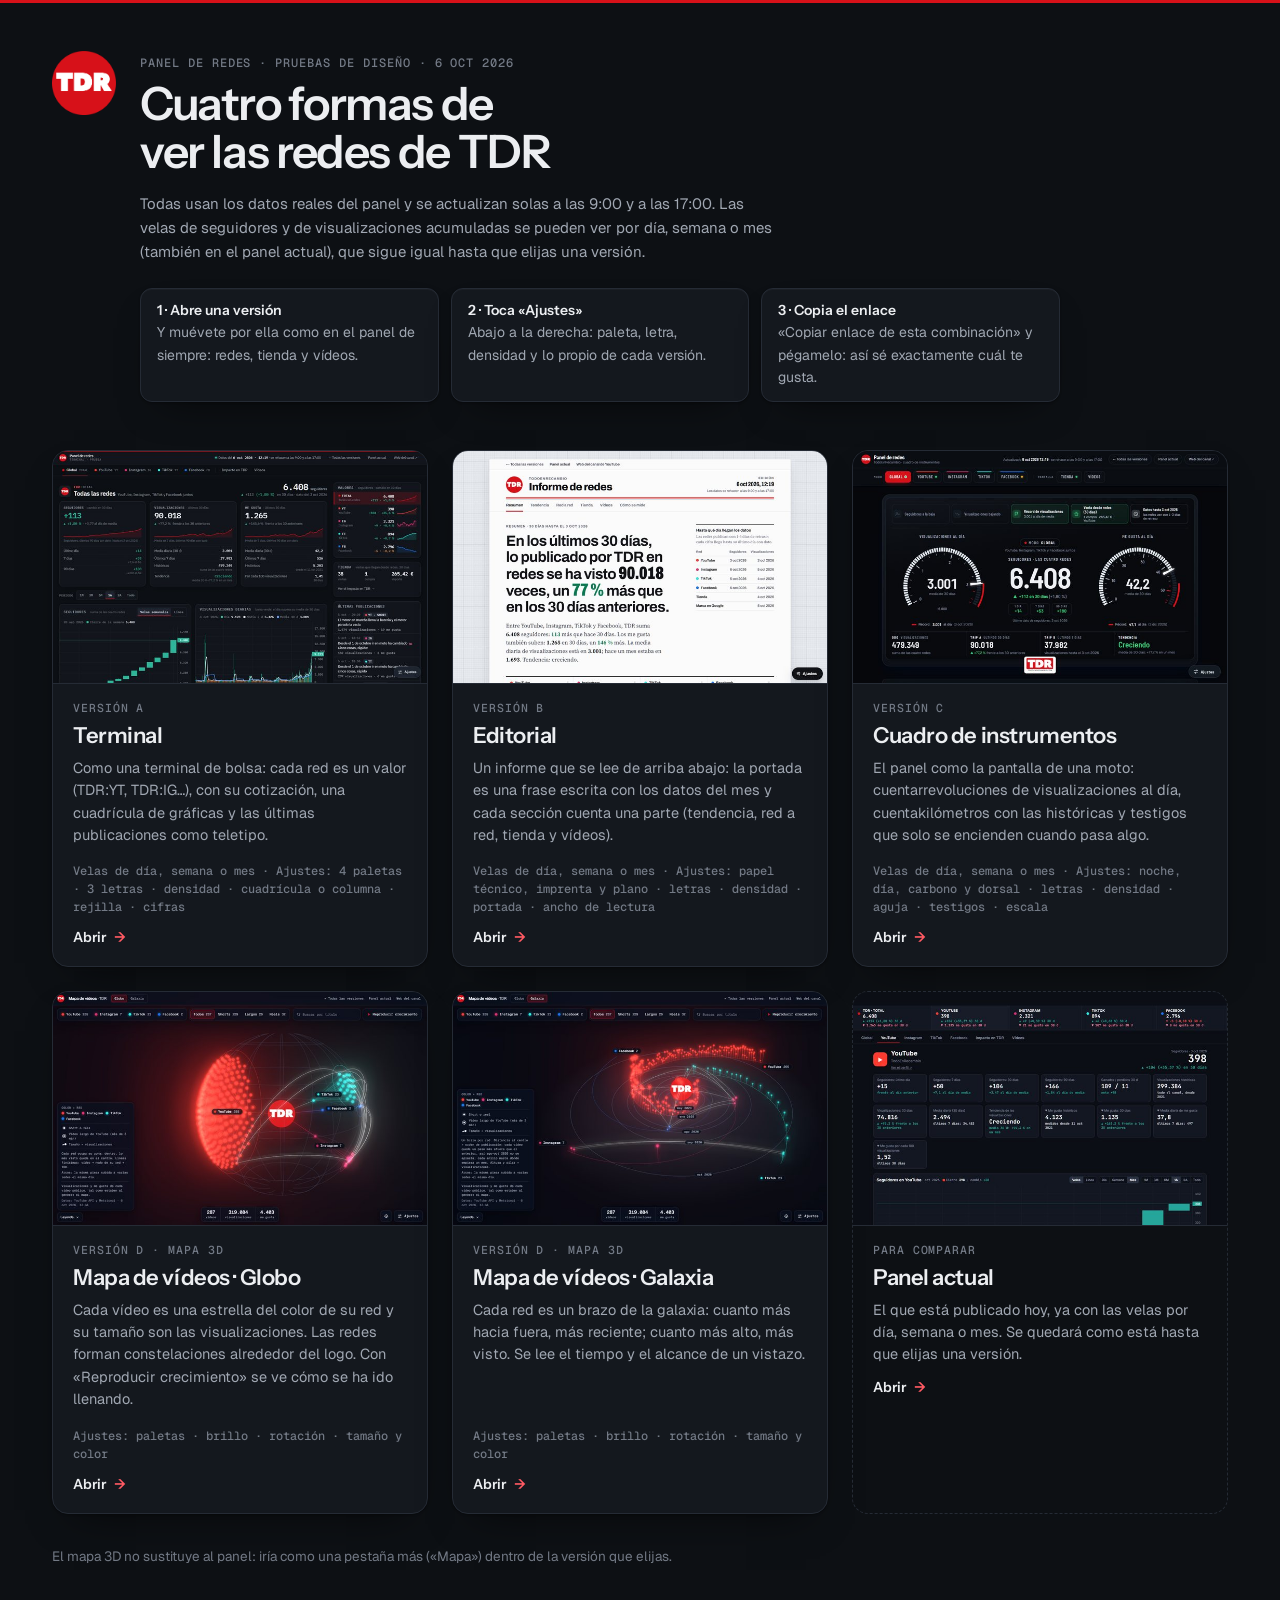
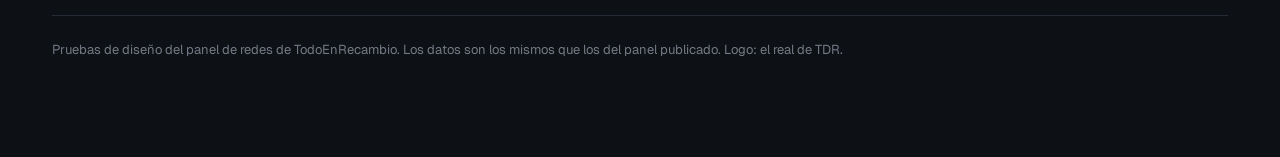
<file: disenos/index.html>
<!doctype html>
<html lang="es">
<head>
<meta charset="utf-8">
<meta name="viewport" content="width=device-width, initial-scale=1">
<meta name="robots" content="noindex">
<title>Diseños del panel · TDR</title>
<meta name="description" content="Versiones de prueba del panel de redes de TodoEnRecambio para elegir una.">
<link rel="icon" href="../logo-tdr.png">
<link rel="preconnect" href="https://fonts.googleapis.com">
<link rel="preconnect" href="https://fonts.gstatic.com" crossorigin>
<link href="https://fonts.googleapis.com/css2?family=Instrument+Sans:wght@500;600;700&family=Geist:wght@400;500&family=Geist+Mono:wght@500&display=swap" rel="stylesheet">
<style>
  :root {
    --fondo: #0d1014; --capa1: #14181e; --capa2: #1b2028; --tinta: #eceef1; --suave: #a0a7b2; --tenue: #737a86;
    --linea: #252b35; --marca: #d71119; --marca-tinta: #ff5a63;
    --curva: cubic-bezier(0.23, 1, 0.32, 1);
    --sombra: inset 0 1px 0 #ffffff08, 0 1px 2px #0000004d, 0 18px 40px -22px #000000b3;
    --sombra-2: inset 0 1px 0 #ffffff0d, 0 2px 6px #00000059, 0 30px 60px -24px #000000cc;
    color-scheme: dark;
  }
  * { box-sizing: border-box; }
  html { background: var(--fondo); -webkit-text-size-adjust: 100%; }
  body { margin: 0; background: var(--fondo); color: var(--tinta); font: 400 15px/1.6 "Geist", system-ui, sans-serif; }
  a { color: inherit; }
  :focus-visible { outline: 2px solid var(--marca); outline-offset: 3px; }
  .barra { height: 3px; background: var(--marca); }
  .envoltorio { max-width: 1240px; margin: 0 auto; padding: 48px 32px 96px; }
  header.cab { display: grid; grid-template-columns: auto 1fr; gap: 24px; align-items: start; margin-bottom: 48px; }
  header.cab img { width: 64px; height: 64px; }
  .eyebrow { font: 500 12px/1.4 "Geist Mono", monospace; letter-spacing: .08em; text-transform: uppercase; color: var(--tenue); margin: 4px 0 8px; }
  h1 { font: 600 clamp(30px, 4vw, 46px)/1.05 "Instrument Sans", sans-serif; letter-spacing: -0.03em; margin: 0 0 16px; max-width: 18ch; text-wrap: balance; }
  .intro { color: var(--suave); max-width: 64ch; margin: 0; }
  .pasos { list-style: none; padding: 0; margin: 24px 0 0; display: grid; grid-template-columns: repeat(3, minmax(0, 1fr)); gap: 12px; max-width: 920px; }
  .pasos li { background: var(--capa1); border: 1px solid var(--linea); border-radius: 12px; padding: 12px 16px; font-size: 14px; color: var(--suave); box-shadow: var(--sombra); }
  .pasos b { display: block; color: var(--tinta); font: 600 14px "Instrument Sans", sans-serif; margin-bottom: 2px; }
  .rejilla { display: grid; grid-template-columns: repeat(3, minmax(0, 1fr)); gap: 24px; }
  .tarjeta {
    position: relative; display: flex; flex-direction: column; background: var(--capa1); border: 1px solid var(--linea); border-radius: 16px;
    overflow: hidden; text-decoration: none; box-shadow: var(--sombra); transition: transform 280ms var(--curva), border-color 200ms var(--curva);
  }
  .tarjeta::after { content: ""; position: absolute; inset: 0; border-radius: 16px; box-shadow: var(--sombra-2); opacity: 0; transition: opacity 280ms var(--curva); pointer-events: none; }
  .tarjeta:hover { transform: translateY(-4px); border-color: #343b47; }
  .tarjeta:hover::after { opacity: 1; }
  .tarjeta:active { transform: translateY(-1px); }
  .miniatura { aspect-ratio: 16 / 10; background: var(--capa2); overflow: hidden; border-bottom: 1px solid var(--linea); }
  .miniatura img { width: 100%; height: 100%; object-fit: cover; object-position: top left; display: block; transition: transform 600ms var(--curva); }
  .tarjeta:hover .miniatura img { transform: scale(1.03); }
  .cuerpo { padding: 16px 20px 20px; display: flex; flex-direction: column; gap: 8px; flex: 1; }
  .cuerpo .num { font: 500 11.5px "Geist Mono", monospace; letter-spacing: .08em; color: var(--tenue); text-transform: uppercase; }
  .cuerpo h2 { margin: 0; font: 600 22px/1.15 "Instrument Sans", sans-serif; letter-spacing: -0.02em; }
  .cuerpo p { margin: 0; color: var(--suave); font-size: 14.5px; line-height: 1.55; }
  .cuerpo .ajustes { font: 500 12px/1.5 "Geist Mono", monospace; color: var(--tenue); margin-top: auto; padding-top: 8px; }
  .abrir { display: inline-flex; align-items: center; gap: 8px; font: 600 14px "Instrument Sans", sans-serif; color: var(--tinta); margin-top: 4px; }
  .abrir span { transition: transform 200ms var(--curva); color: var(--marca-tinta); }
  .tarjeta:hover .abrir span { transform: translateX(4px); }
  .tarjeta.comparar { background: transparent; border-style: dashed; box-shadow: none; }
  .nota-mapa { grid-column: 1 / -1; margin: 8px 0 0; color: var(--tenue); font-size: 13.5px; }
  footer { margin-top: 48px; padding-top: 24px; border-top: 1px solid var(--linea); color: var(--tenue); font-size: 13px; }
  @media (max-width: 1000px) { .rejilla { grid-template-columns: repeat(2, minmax(0, 1fr)); } }
  @media (max-width: 640px) {
    .envoltorio { padding: 32px 16px 64px; }
    header.cab { grid-template-columns: 1fr; gap: 16px; }
    header.cab img { width: 52px; height: 52px; }
    .pasos { grid-template-columns: 1fr; }
    .rejilla { grid-template-columns: 1fr; gap: 16px; }
  }
  @media (prefers-reduced-motion: reduce) { *, *::before, *::after { transition-duration: 0ms !important; } }
</style>
</head>
<body>
<div class="barra" aria-hidden="true"></div>
<div class="envoltorio">
  <header class="cab">
    <img src="../logo-tdr.png" alt="TDR" width="64" height="64">
    <div>
      <p class="eyebrow">Panel de redes · pruebas de diseño · 6 oct 2026</p>
      <h1>Cuatro formas de ver las redes de TDR</h1>
      <p class="intro">Todas usan los datos reales del panel y se actualizan solas a las 9:00 y a las 17:00. Las velas de seguidores y de visualizaciones acumuladas se pueden ver por día, semana o mes (también en el panel actual), que sigue igual hasta que elijas una versión.</p>
      <ol class="pasos">
        <li><b>1 · Abre una versión</b>Y muévete por ella como en el panel de siempre: redes, tienda y vídeos.</li>
        <li><b>2 · Toca «Ajustes»</b>Abajo a la derecha: paleta, letra, densidad y lo propio de cada versión.</li>
        <li><b>3 · Copia el enlace</b>«Copiar enlace de esta combinación» y pégamelo: así sé exactamente cuál te gusta.</li>
      </ol>
    </div>
  </header>

  <main class="rejilla">
    <a class="tarjeta" href="terminal/">
      <div class="miniatura"><img src="capturas/terminal.jpg" alt="Captura de la versión Terminal" loading="lazy" width="720" height="450"></div>
      <div class="cuerpo">
        <span class="num">Versión A</span>
        <h2>Terminal</h2>
        <p>Como una terminal de bolsa: cada red es un valor (TDR:YT, TDR:IG…), con su cotización, una cuadrícula de gráficas y las últimas publicaciones como teletipo.</p>
        <span class="ajustes">Velas de día, semana o mes · Ajustes: 4 paletas · 3 letras · densidad · cuadrícula o columna · rejilla · cifras</span>
        <span class="abrir">Abrir <span aria-hidden="true">→</span></span>
      </div>
    </a>
    <a class="tarjeta" href="editorial/">
      <div class="miniatura"><img src="capturas/editorial.jpg" alt="Captura de la versión Editorial" loading="lazy" width="720" height="450"></div>
      <div class="cuerpo">
        <span class="num">Versión B</span>
        <h2>Editorial</h2>
        <p>Un informe que se lee de arriba abajo: la portada es una frase escrita con los datos del mes y cada sección cuenta una parte (tendencia, red a red, tienda y vídeos).</p>
        <span class="ajustes" id="aj-editorial">Velas de día, semana o mes · Ajustes: papel técnico, imprenta y plano · letras · densidad · portada · ancho de lectura</span>
        <span class="abrir">Abrir <span aria-hidden="true">→</span></span>
      </div>
    </a>
    <a class="tarjeta" href="instrumentos/">
      <div class="miniatura"><img src="capturas/instrumentos.jpg" alt="Captura de la versión Cuadro de instrumentos" loading="lazy" width="720" height="450"></div>
      <div class="cuerpo">
        <span class="num">Versión C</span>
        <h2>Cuadro de instrumentos</h2>
        <p>El panel como la pantalla de una moto: cuentarrevoluciones de visualizaciones al día, cuentakilómetros con las históricas y testigos que solo se encienden cuando pasa algo.</p>
        <span class="ajustes" id="aj-instrumentos">Velas de día, semana o mes · Ajustes: noche, día, carbono y dorsal · letras · densidad · aguja · testigos · escala</span>
        <span class="abrir">Abrir <span aria-hidden="true">→</span></span>
      </div>
    </a>
    <a class="tarjeta" href="mapa/globo.html">
      <div class="miniatura"><img src="capturas/mapa-globo.jpg" alt="Captura del mapa 3D en forma de globo" loading="lazy" width="720" height="450"></div>
      <div class="cuerpo">
        <span class="num">Versión D · mapa 3D</span>
        <h2>Mapa de vídeos · Globo</h2>
        <p>Cada vídeo es una estrella del color de su red y su tamaño son las visualizaciones. Las redes forman constelaciones alrededor del logo. Con «Reproducir crecimiento» se ve cómo se ha ido llenando.</p>
        <span class="ajustes">Ajustes: paletas · brillo · rotación · tamaño y color</span>
        <span class="abrir">Abrir <span aria-hidden="true">→</span></span>
      </div>
    </a>
    <a class="tarjeta" href="mapa/galaxia.html">
      <div class="miniatura"><img src="capturas/mapa-galaxia.jpg" alt="Captura del mapa 3D en forma de galaxia" loading="lazy" width="720" height="450"></div>
      <div class="cuerpo">
        <span class="num">Versión D · mapa 3D</span>
        <h2>Mapa de vídeos · Galaxia</h2>
        <p>Cada red es un brazo de la galaxia: cuanto más hacia fuera, más reciente; cuanto más alto, más visto. Se lee el tiempo y el alcance de un vistazo.</p>
        <span class="ajustes">Ajustes: paletas · brillo · rotación · tamaño y color</span>
        <span class="abrir">Abrir <span aria-hidden="true">→</span></span>
      </div>
    </a>
    <a class="tarjeta comparar" href="../panel.html">
      <div class="miniatura"><img src="capturas/actual.jpg" alt="Captura del panel actual" loading="lazy" width="720" height="450"></div>
      <div class="cuerpo">
        <span class="num">Para comparar</span>
        <h2>Panel actual</h2>
        <p>El que está publicado hoy, ya con las velas por día, semana o mes. Se quedará como está hasta que elijas una versión.</p>
        <span class="abrir">Abrir <span aria-hidden="true">→</span></span>
      </div>
    </a>
    <p class="nota-mapa">El mapa 3D no sustituye al panel: iría como una pestaña más («Mapa») dentro de la versión que elijas.</p>
  </main>

  <footer>Pruebas de diseño del panel de redes de TodoEnRecambio. Los datos son los mismos que los del panel publicado. Logo: el real de TDR.</footer>
</div>
</body>
</html>
</file>
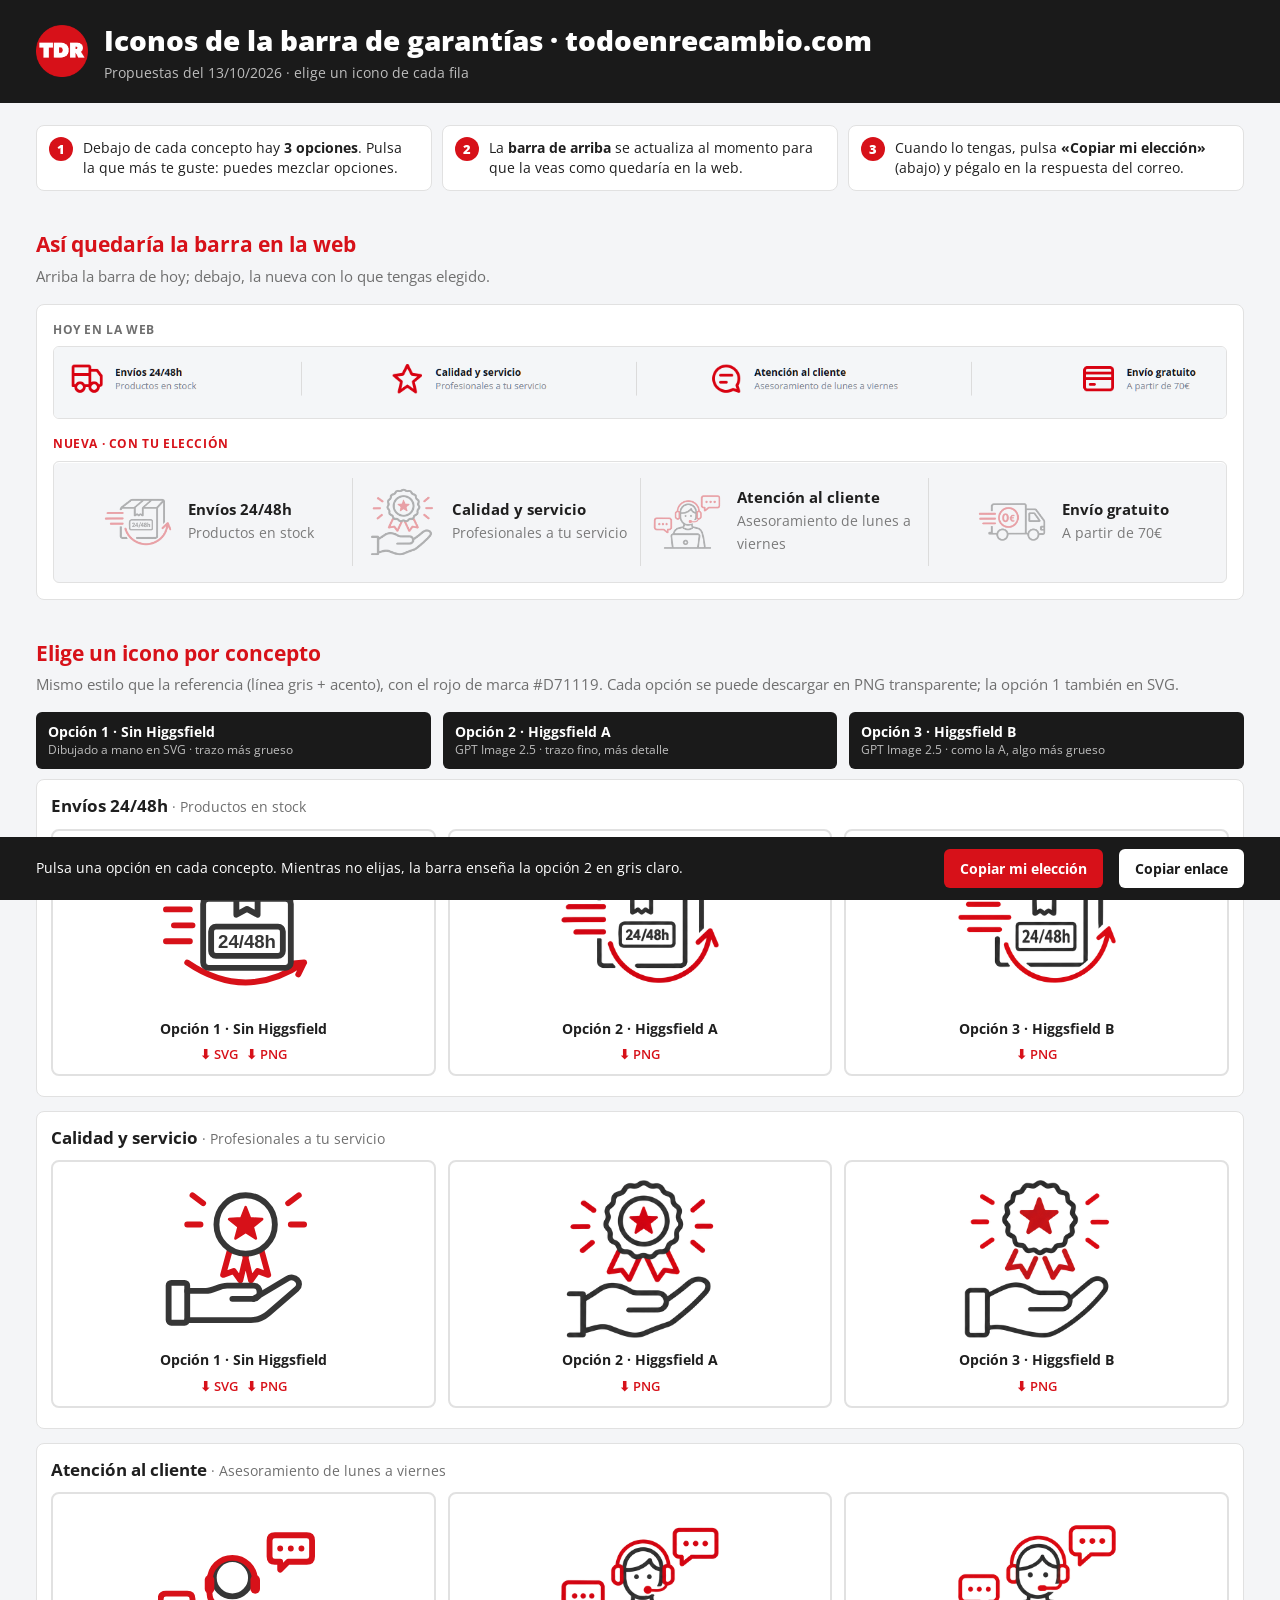
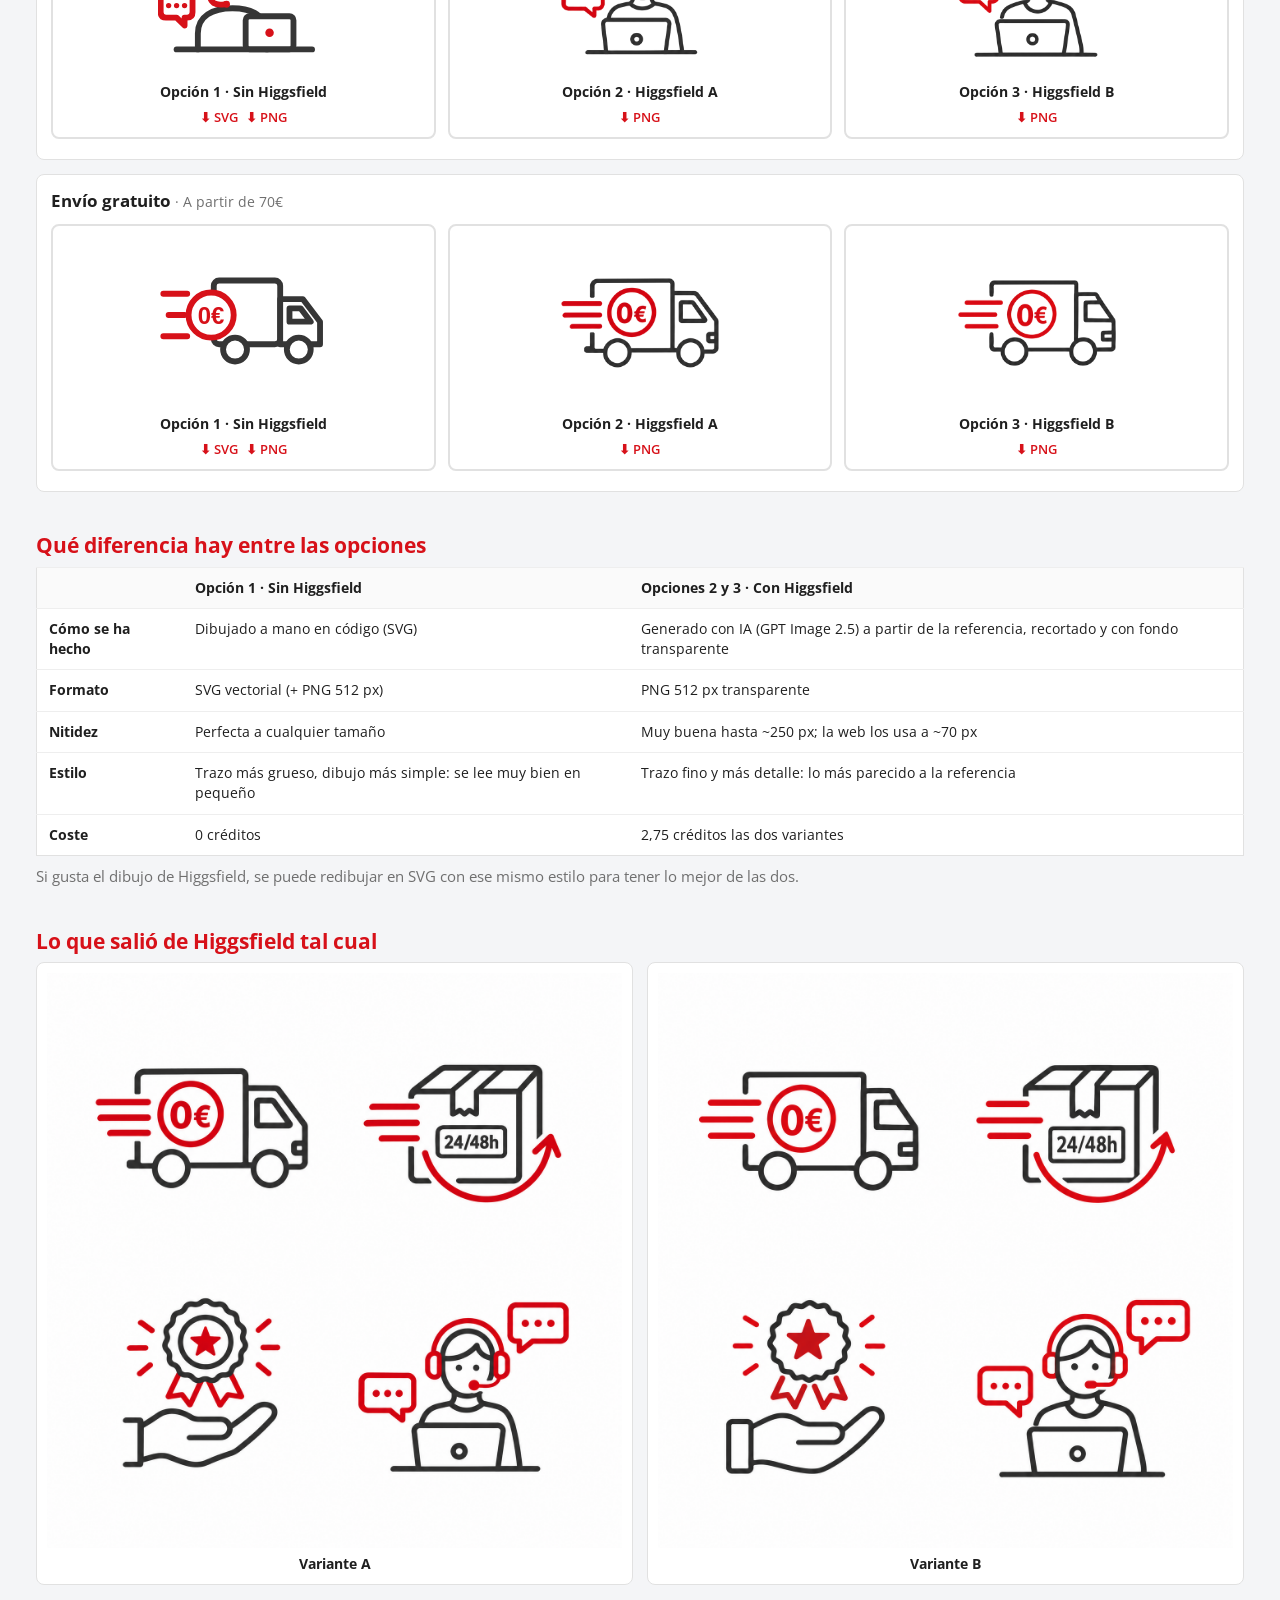
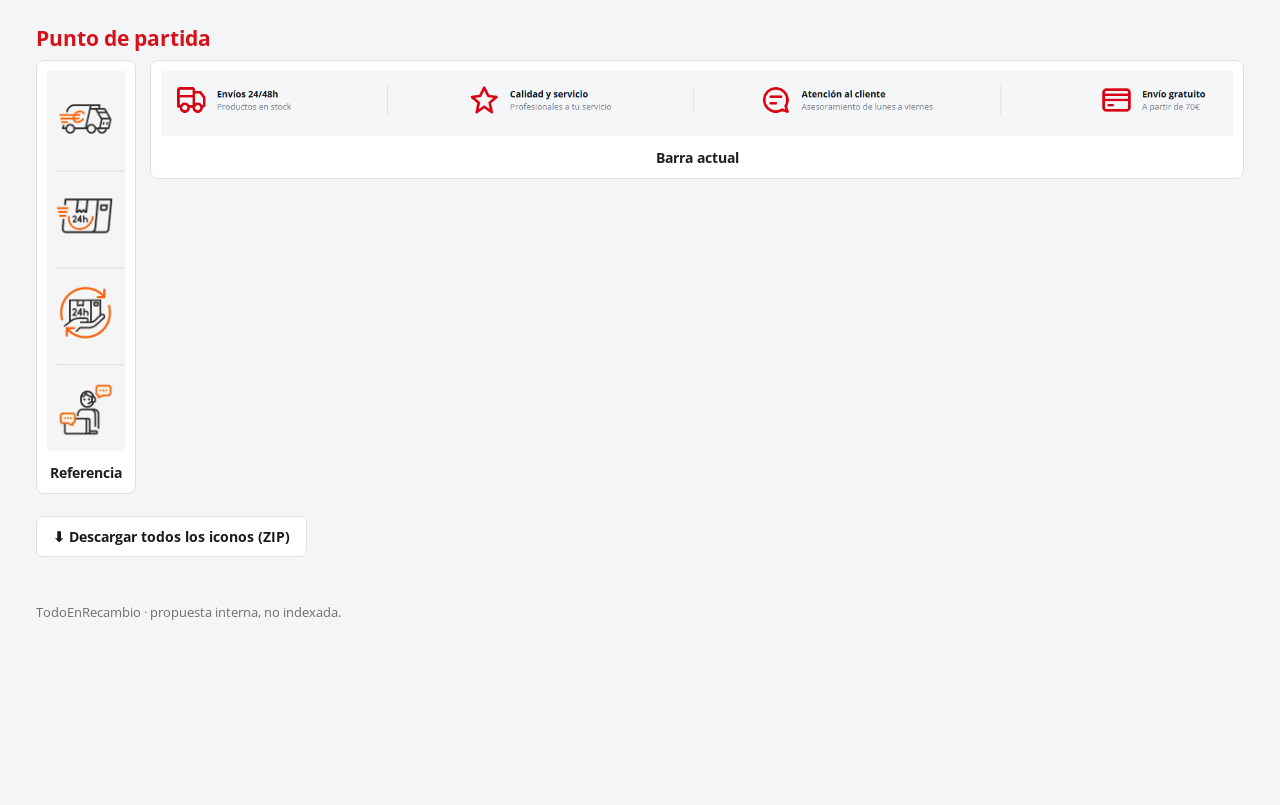
<file: iconos-web/index.html>
<!doctype html>
<html lang="es">
<head>
<meta charset="utf-8">
<meta name="viewport" content="width=device-width, initial-scale=1">
<meta name="robots" content="noindex">
<title>Iconos web TDR · elegir</title>
<meta name="description" content="Propuestas de iconos para la barra de garantías de todoenrecambio.com: dibujados a mano en SVG o generados con Higgsfield.">
<link rel="icon" href="../logo-tdr.png">
<link rel="preconnect" href="https://fonts.googleapis.com">
<link rel="preconnect" href="https://fonts.gstatic.com" crossorigin>
<link href="https://fonts.googleapis.com/css2?family=Open+Sans:wght@400;600;700;800&display=swap" rel="stylesheet">
<style>
  :root{--rojo:#D71119;--tinta:#1f1f1f;--suave:#6f6f6f;--fondo:#f4f5f7;--blanco:#fff;--borde:#e1e1e1;--negro:#1a1a1a}
  *{box-sizing:border-box}
  body{margin:0;background:var(--fondo);color:var(--tinta);font-family:'Open Sans','Segoe UI',sans-serif;line-height:1.45}
  header{background:var(--negro);color:#fff;padding:20px 16px}
  .ancho{max-width:1240px;margin:0 auto;padding:0 16px}
  header .ancho{display:flex;align-items:center;gap:16px}
  header img{height:52px;width:52px}
  header h1{margin:0;font-size:clamp(20px,3vw,28px);font-weight:800}
  header p{margin:2px 0 0;color:#bdbdbd;font-size:14px}
  h2{color:var(--rojo);font-size:21px;margin:38px 0 6px}
  .nota{color:var(--suave);margin:0 0 16px;font-size:15px}
  .pasos{display:flex;flex-wrap:wrap;gap:10px;margin:22px 0 0;padding:0;list-style:none;counter-reset:p}
  .pasos li{flex:1 1 220px;background:var(--blanco);border:1px solid var(--borde);border-radius:8px;padding:12px 14px 12px 46px;position:relative;font-size:14px}
  .pasos li::before{counter-increment:p;content:counter(p);position:absolute;left:12px;top:11px;width:24px;height:24px;border-radius:50%;background:var(--rojo);color:#fff;font-weight:800;text-align:center;line-height:24px;font-size:13px}

  /* barra de la web en vivo */
  .barra{display:flex;flex-wrap:wrap;background:var(--fondo);border:1px solid var(--borde);border-radius:6px;padding:16px 10px;background:#f4f5f7;box-shadow:0 1px 0 #fff inset}
  .vivo{background:var(--blanco);border:1px solid var(--borde);border-radius:8px;padding:16px}
  .it{flex:1 1 220px;display:flex;align-items:center;justify-content:center;gap:14px;padding:8px 10px;border-left:1px solid #dcdcdc}
  .it:first-child{border-left:0}
  .it img{width:72px;height:72px;flex:none}
  .it b{display:block;font-size:15px}
  .it span{font-size:14px;color:#7a7a7a}
  .actual img{width:100%;display:block;border-radius:6px;border:1px solid var(--borde)}
  .etq{font-size:12px;font-weight:700;letter-spacing:.6px;text-transform:uppercase;color:var(--suave);margin:0 0 8px}
  .etq.r{color:var(--rojo)}

  /* opciones */
  .opciones{display:grid;grid-template-columns:repeat(3,1fr);gap:12px;margin:0 0 6px}
  .leyenda{display:grid;grid-template-columns:repeat(3,1fr);gap:12px;margin:0 0 10px}
  .leyenda div{background:var(--negro);color:#fff;border-radius:6px;padding:10px 12px;font-weight:700;font-size:14px}
  .leyenda small{display:block;color:#bdbdbd;font-weight:400}
  .fila{background:var(--blanco);border:1px solid var(--borde);border-radius:8px;padding:14px;margin:0 0 14px}
  .fila h3{margin:0 0 10px;font-size:17px}
  .fila h3 span{color:var(--suave);font-weight:400;font-size:14px}
  .op{position:relative;border:2px solid var(--borde);border-radius:8px;padding:12px 10px 10px;text-align:center;cursor:pointer;background:#fff;transition:border-color .15s,box-shadow .15s}
  .op:hover{border-color:#bdbdbd}
  .op input{position:absolute;opacity:0;pointer-events:none}
  .op img{width:100%;max-width:170px;aspect-ratio:1;display:block;margin:0 auto}
  .op .nom{display:block;font-weight:700;font-size:14px;margin-top:6px}
  .op .baj{display:flex;justify-content:center;gap:8px;margin-top:6px;font-size:13px}
  .op .baj a{color:var(--rojo);font-weight:600;text-decoration:none}
  .op .baj a:hover{text-decoration:underline}
  .op.sel{border-color:var(--rojo);box-shadow:0 0 0 3px rgba(215,17,25,.15)}
  .op.sel::after{content:"✓ elegido";position:absolute;top:8px;right:8px;background:var(--rojo);color:#fff;font-size:11px;font-weight:700;padding:2px 7px;border-radius:10px}
  .op:focus-within{outline:2px solid var(--rojo);outline-offset:2px}

  /* elección */
  .eleccion{position:sticky;bottom:0;background:var(--negro);color:#fff;padding:12px 0;margin-top:30px;z-index:5}
  .eleccion .ancho{display:flex;flex-wrap:wrap;align-items:center;gap:10px 16px}
  .eleccion p{margin:0;font-size:14px;flex:1 1 360px}
  .eleccion p b{color:#fff}
  .bt{background:var(--rojo);color:#fff;border:0;border-radius:6px;padding:10px 16px;font:700 14px 'Open Sans',sans-serif;cursor:pointer;text-decoration:none;display:inline-block}
  .bt.sec{background:#fff;color:var(--negro)}
  .bt:hover{filter:brightness(1.1)}
  .hojas{display:grid;grid-template-columns:1fr 1fr;gap:14px}
  .hojas figure,.ref figure{margin:0;background:#fff;border:1px solid var(--borde);border-radius:8px;padding:10px;text-align:center}
  .hojas img{width:100%;display:block}
  figcaption{font-weight:700;font-size:14px;margin-top:6px}
  .ref{display:grid;grid-template-columns:auto 1fr;gap:14px;align-items:start}
  .ref img{max-width:100%}
  .tabla{width:100%;border-collapse:collapse;background:#fff;border:1px solid var(--borde);font-size:14px}
  .tabla th,.tabla td{padding:10px 12px;border-top:1px solid #eee;text-align:left;vertical-align:top}
  .tabla th{background:#fafafa}
  footer{color:var(--suave);font-size:13px;padding:30px 0 90px}

  @media (max-width:760px){
    .opciones,.leyenda{grid-template-columns:1fr}
    .leyenda{display:none}
    .op img{max-width:130px}
    .it{border-left:0;border-top:1px solid #dcdcdc;justify-content:flex-start}
    .it:first-child{border-top:0}
    .hojas,.ref{grid-template-columns:1fr}
  }
</style>
</head>
<body>
<header><div class="ancho"><img src="../logo-tdr.png" alt="TDR"><div>
  <h1>Iconos de la barra de garantías · todoenrecambio.com</h1>
  <p>Propuestas del 13/10/2026 · elige un icono de cada fila</p></div></div></header>

<main class="ancho">
  <ol class="pasos">
    <li>Debajo de cada concepto hay <b>3 opciones</b>. Pulsa la que más te guste: puedes mezclar opciones.</li>
    <li>La <b>barra de arriba</b> se actualiza al momento para que la veas como quedaría en la web.</li>
    <li>Cuando lo tengas, pulsa <b>«Copiar mi elección»</b> (abajo) y pégalo en la respuesta del correo.</li>
  </ol>

  <h2>Así quedaría la barra en la web</h2>
  <p class="nota">Arriba la barra de hoy; debajo, la nueva con lo que tengas elegido.</p>
  <div class="vivo">
    <p class="etq">Hoy en la web</p>
    <div class="actual"><img src="img/actual-web.png" alt="Barra actual de la web con iconos rojos sencillos"></div>
    <p class="etq r" style="margin-top:16px">Nueva · con tu elección</p>
    <div class="barra" id="barra"></div>
  </div>

  <h2>Elige un icono por concepto</h2>
  <p class="nota">Mismo estilo que la referencia (línea gris + acento), con el rojo de marca #D71119. Cada opción se puede descargar en PNG transparente; la opción 1 también en SVG.</p>
  <div class="leyenda">
    <div>Opción 1 · Sin Higgsfield<small>Dibujado a mano en SVG · trazo más grueso</small></div>
    <div>Opción 2 · Higgsfield A<small>GPT Image 2.5 · trazo fino, más detalle</small></div>
    <div>Opción 3 · Higgsfield B<small>GPT Image 2.5 · como la A, algo más grueso</small></div>
  </div>
  <div id="filas"></div>

  <h2>Qué diferencia hay entre las opciones</h2>
  <table class="tabla">
    <tr><th></th><th>Opción 1 · Sin Higgsfield</th><th>Opciones 2 y 3 · Con Higgsfield</th></tr>
    <tr><td><b>Cómo se ha hecho</b></td><td>Dibujado a mano en código (SVG)</td><td>Generado con IA (GPT Image 2.5) a partir de la referencia, recortado y con fondo transparente</td></tr>
    <tr><td><b>Formato</b></td><td>SVG vectorial (+ PNG 512 px)</td><td>PNG 512 px transparente</td></tr>
    <tr><td><b>Nitidez</b></td><td>Perfecta a cualquier tamaño</td><td>Muy buena hasta ~250 px; la web los usa a ~70 px</td></tr>
    <tr><td><b>Estilo</b></td><td>Trazo más grueso, dibujo más simple: se lee muy bien en pequeño</td><td>Trazo fino y más detalle: lo más parecido a la referencia</td></tr>
    <tr><td><b>Coste</b></td><td>0 créditos</td><td>2,75 créditos las dos variantes</td></tr>
  </table>
  <p class="nota" style="margin-top:10px">Si gusta el dibujo de Higgsfield, se puede redibujar en SVG con ese mismo estilo para tener lo mejor de las dos.</p>

  <h2>Lo que salió de Higgsfield tal cual</h2>
  <div class="hojas">
    <figure><img src="img/higgsfield-hoja-A.png" alt="Hoja de 4 iconos, variante A"><figcaption>Variante A</figcaption></figure>
    <figure><img src="img/higgsfield-hoja-B.png" alt="Hoja de 4 iconos, variante B"><figcaption>Variante B</figcaption></figure>
  </div>

  <h2>Punto de partida</h2>
  <div class="ref">
    <figure><img src="img/referencia.png" alt="Iconos de referencia en gris y naranja" style="height:380px"><figcaption>Referencia</figcaption></figure>
    <figure><img src="img/actual-web.png" alt="Barra actual de la web"><figcaption>Barra actual</figcaption></figure>
  </div>
  <p style="margin-top:22px"><a class="bt sec" style="border:1px solid var(--borde)" href="iconos-tdr-todos.zip" download>⬇ Descargar todos los iconos (ZIP)</a></p>

  <footer>TodoEnRecambio · propuesta interna, no indexada.</footer>
</main>

<div class="eleccion"><div class="ancho">
  <p id="resumen"></p>
  <button class="bt" id="copiar" type="button">Copiar mi elección</button>
  <button class="bt sec" id="enlace" type="button">Copiar enlace</button>
</div></div>

<script>
const CONCEPTOS = [
  {id:"envios", titulo:"Envíos 24/48h", sub:"Productos en stock", arch:"02-envios-24-48h"},
  {id:"calidad", titulo:"Calidad y servicio", sub:"Profesionales a tu servicio", arch:"03-calidad-servicio"},
  {id:"atencion", titulo:"Atención al cliente", sub:"Asesoramiento de lunes a viernes", arch:"04-atencion-cliente"},
  {id:"gratis", titulo:"Envío gratuito", sub:"A partir de 70€", arch:"01-envio-gratuito"},
];
const OPCIONES = [
  {id:"1", nom:"Opción 1 · Sin Higgsfield", img:a=>`sin-higgsfield/${a}.svg`, baj:a=>[["SVG",`sin-higgsfield/${a}.svg`],["PNG",`sin-higgsfield/${a}.png`]]},
  {id:"2", nom:"Opción 2 · Higgsfield A", img:a=>`higgsfield-a/${a}.png`, baj:a=>[["PNG",`higgsfield-a/${a}.png`]]},
  {id:"3", nom:"Opción 3 · Higgsfield B", img:a=>`higgsfield-b/${a}.png`, baj:a=>[["PNG",`higgsfield-b/${a}.png`]]},
];
const eleccion = {};
// elección desde el enlace: #envios=2&calidad=1...
new URLSearchParams(location.hash.slice(1)).forEach((v,k)=>{ if(CONCEPTOS.some(c=>c.id===k) && OPCIONES.some(o=>o.id===v)) eleccion[k]=v; });

const filas = document.getElementById("filas");
CONCEPTOS.forEach(c=>{
  const f = document.createElement("section"); f.className="fila";
  f.innerHTML = `<h3>${c.titulo} <span>· ${c.sub}</span></h3><div class="opciones"></div>`;
  const cont = f.querySelector(".opciones");
  OPCIONES.forEach(o=>{
    const l = document.createElement("label"); l.className="op"; l.dataset.c=c.id; l.dataset.o=o.id;
    l.innerHTML = `<input type="radio" name="${c.id}" value="${o.id}" aria-label="${c.titulo}: ${o.nom}">
      <img src="${o.img(c.arch)}" alt="${c.titulo}, ${o.nom}" loading="lazy">
      <span class="nom">${o.nom}</span>
      <span class="baj">${o.baj(c.arch).map(([t,u])=>`<a href="${u}" download onclick="event.stopPropagation()">⬇ ${t}</a>`).join("")}</span>`;
    l.querySelector("input").addEventListener("change",()=>{ eleccion[c.id]=o.id; pintar(); });
    cont.appendChild(l);
  });
  filas.appendChild(f);
});

function pintar(){
  document.querySelectorAll(".op").forEach(l=>{
    const sel = eleccion[l.dataset.c]===l.dataset.o;
    l.classList.toggle("sel", sel); l.querySelector("input").checked = sel;
  });
  // barra en vivo: si no hay elección en un concepto, enseña la opción 2 (A) en gris claro
  document.getElementById("barra").innerHTML = CONCEPTOS.map(c=>{
    const o = OPCIONES.find(x=>x.id===(eleccion[c.id]||"2"));
    const tenue = eleccion[c.id] ? "" : ' style="opacity:.35"';
    return `<div class="it"><img src="${o.img(c.arch)}" alt=""${tenue}><div><b>${c.titulo}</b><span>${c.sub}</span></div></div>`;
  }).join("");
  const hechos = CONCEPTOS.filter(c=>eleccion[c.id]).length;
  document.getElementById("resumen").innerHTML = hechos
    ? `<b>Tu elección (${hechos}/4):</b> ` + CONCEPTOS.map(c=>`${c.titulo} → ${eleccion[c.id] ? "opción "+eleccion[c.id] : "<i>sin elegir</i>"}`).join(" · ")
    : "Pulsa una opción en cada concepto. Mientras no elijas, la barra enseña la opción 2 en gris claro.";
  const h = CONCEPTOS.filter(c=>eleccion[c.id]).map(c=>`${c.id}=${eleccion[c.id]}`).join("&");
  history.replaceState(null,"",h ? "#"+h : location.pathname);
}

function copiar(texto, boton, ok){
  const fin = ()=>{ const t=boton.textContent; boton.textContent=ok; setTimeout(()=>boton.textContent=t,1800); };
  if(navigator.clipboard) navigator.clipboard.writeText(texto).then(fin, ()=>prompt("Copia esto:", texto));
  else prompt("Copia esto:", texto);
}
document.getElementById("copiar").onclick = e=>{
  const nombre = id=>OPCIONES.find(o=>o.id===id).nom;
  const txt = "Iconos web TDR · mi elección:\n" + CONCEPTOS.map(c=>`- ${c.titulo}: ${eleccion[c.id] ? nombre(eleccion[c.id]) : "sin elegir"}`).join("\n") + "\nEnlace: " + location.href;
  copiar(txt, e.currentTarget, "✓ Copiado");
};
document.getElementById("enlace").onclick = e=>copiar(location.href, e.currentTarget, "✓ Enlace copiado");
pintar();
</script>
</body>
</html>
</file>
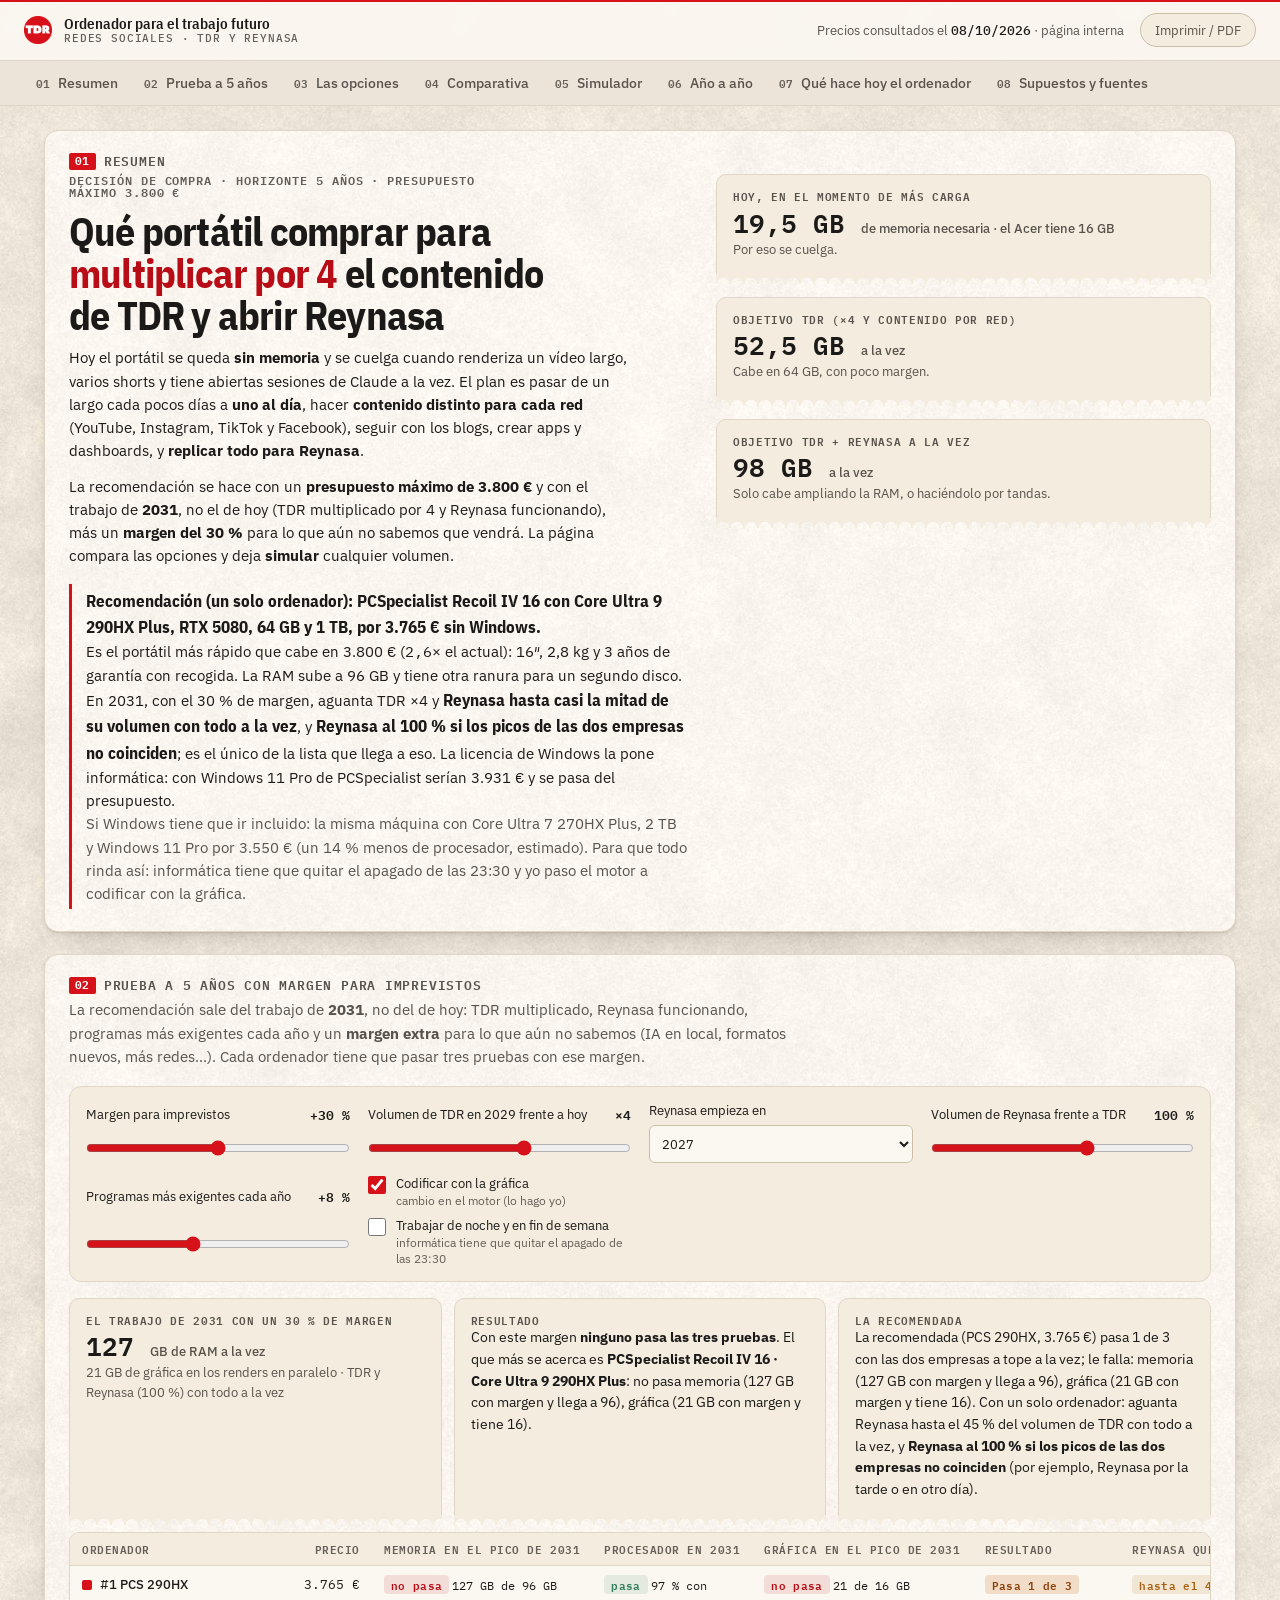
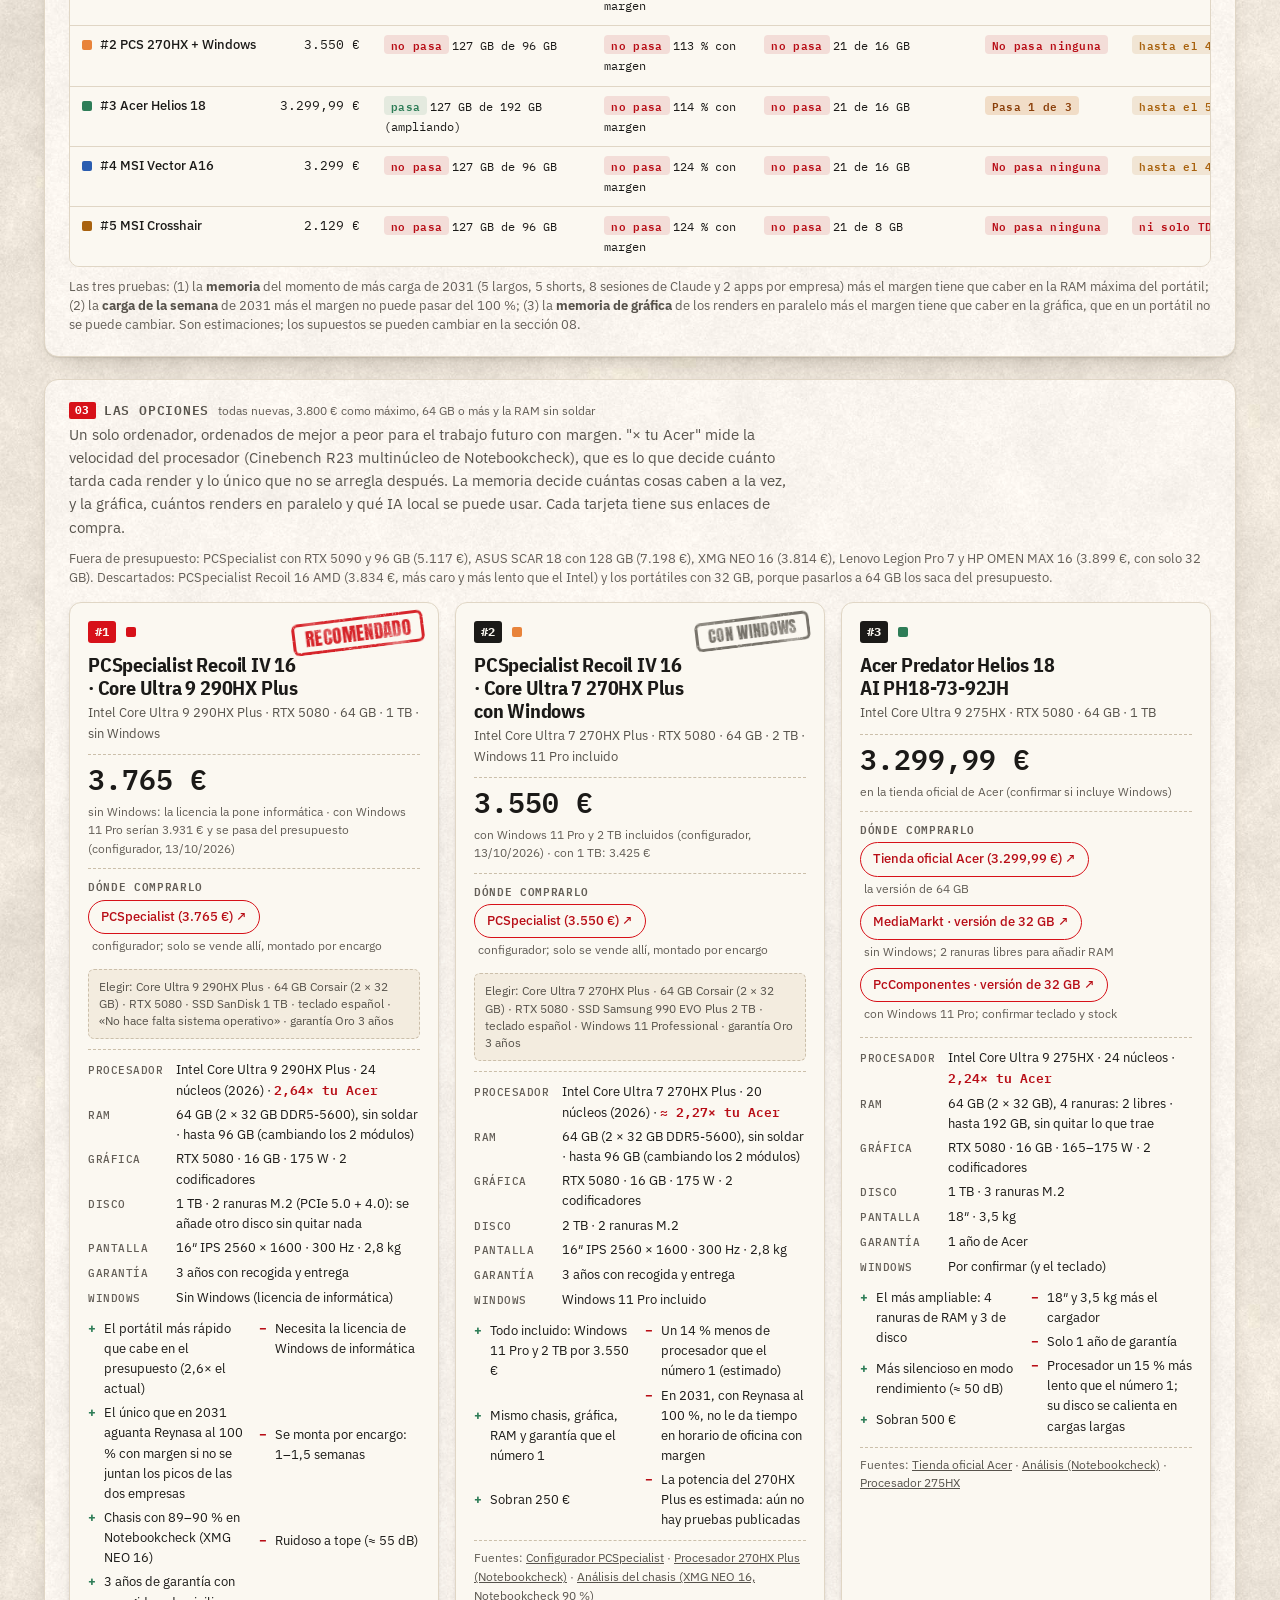
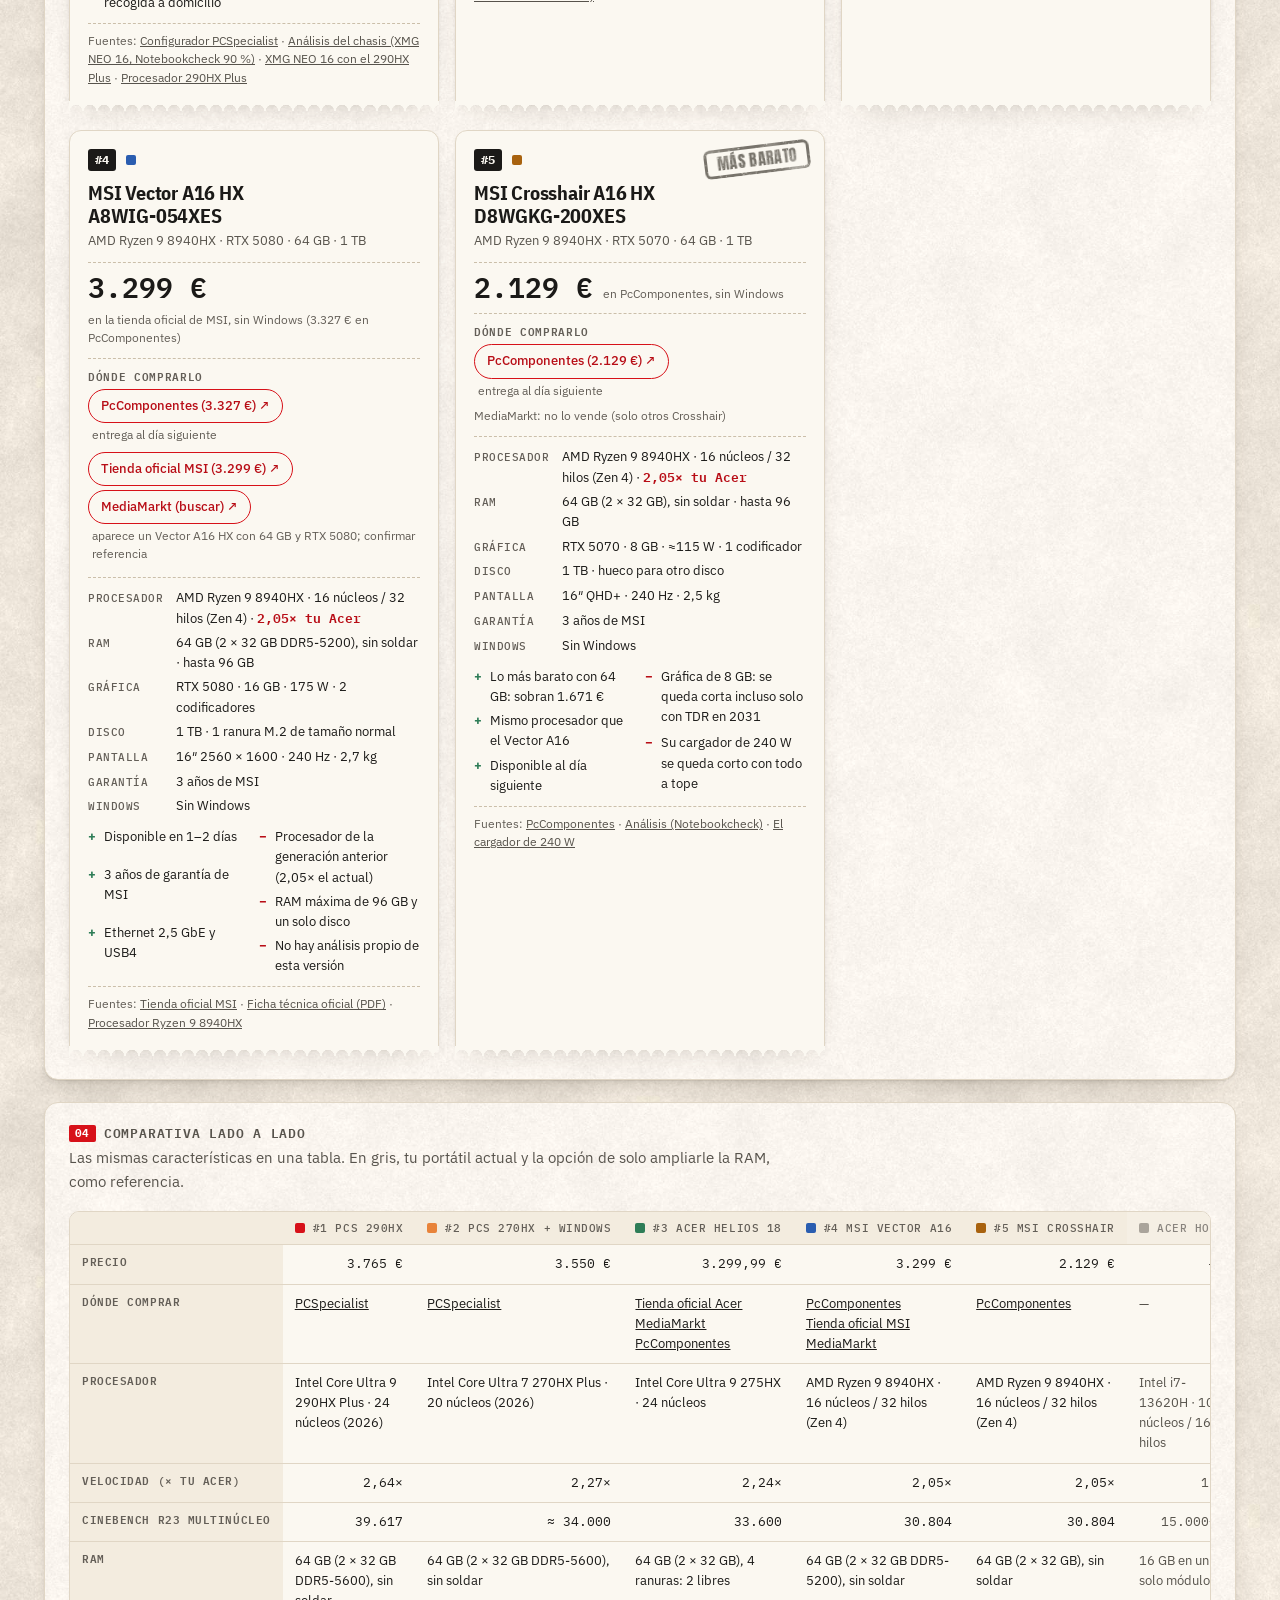
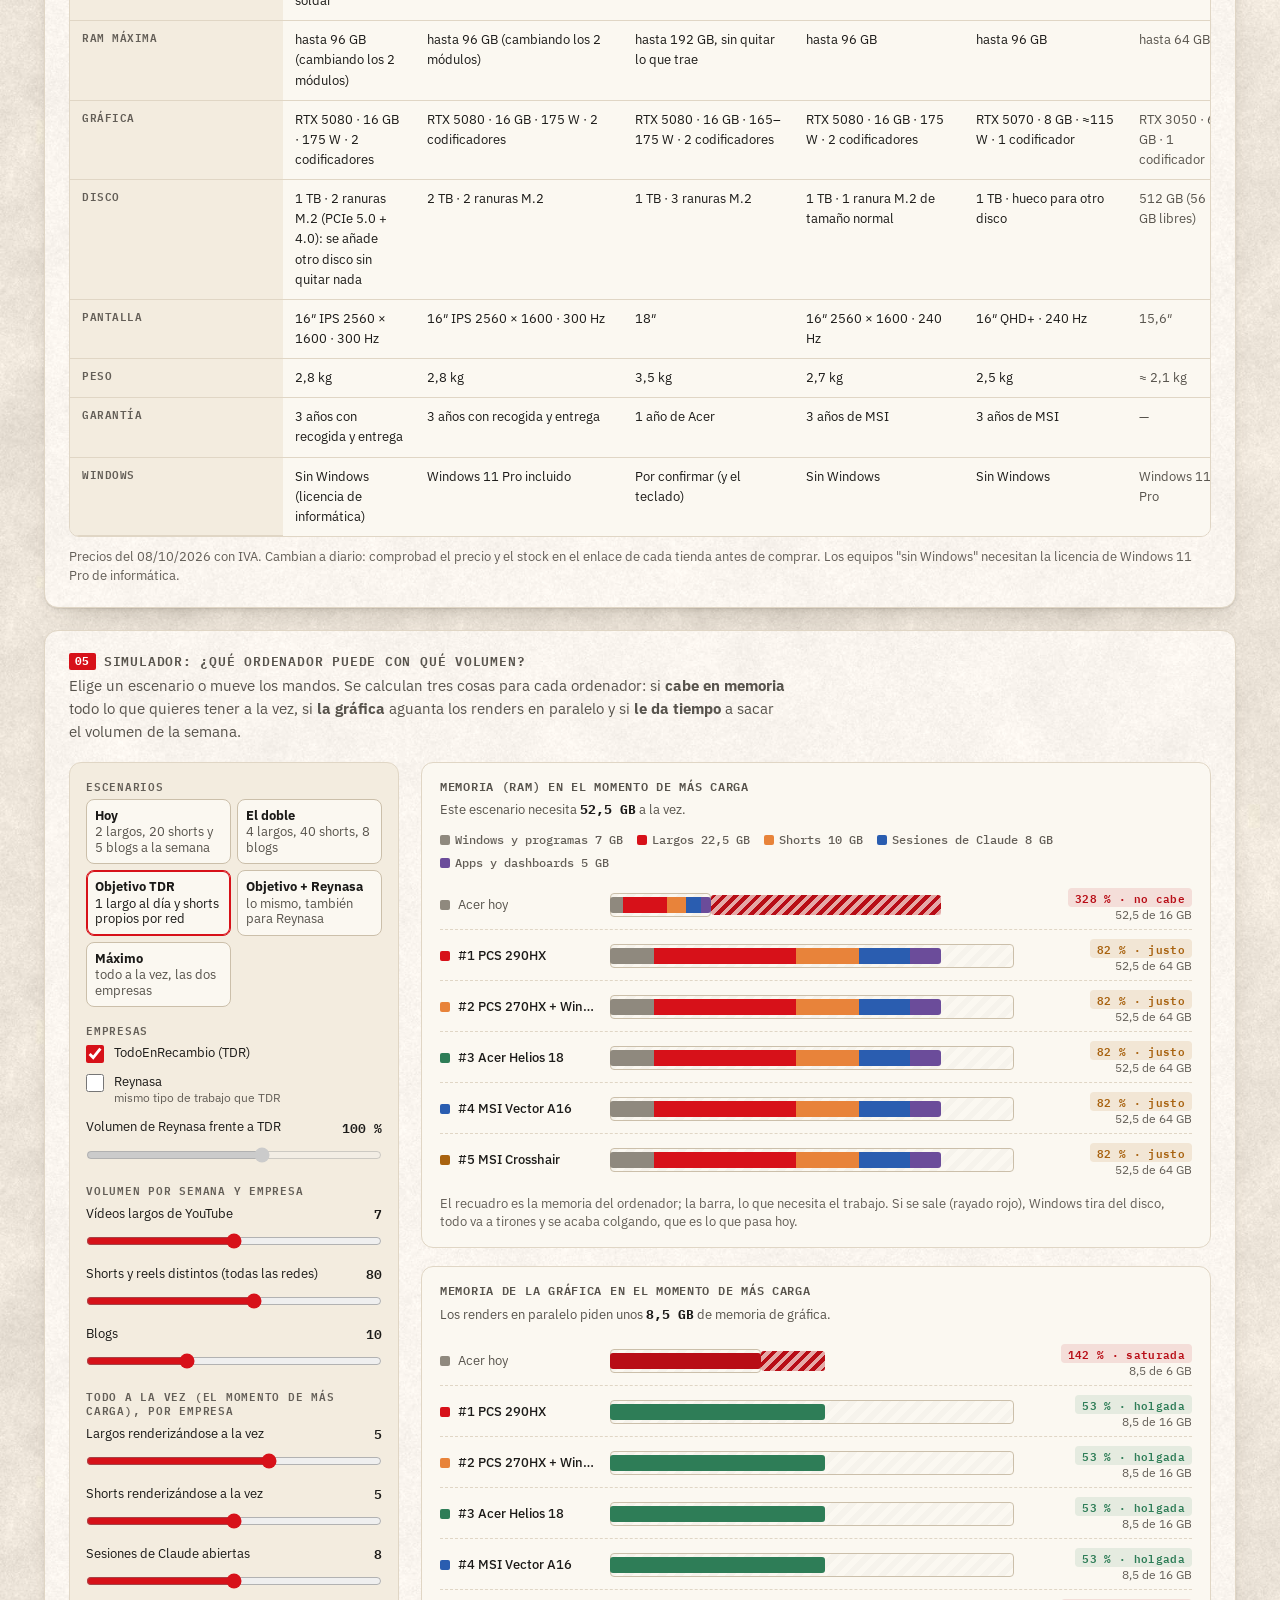
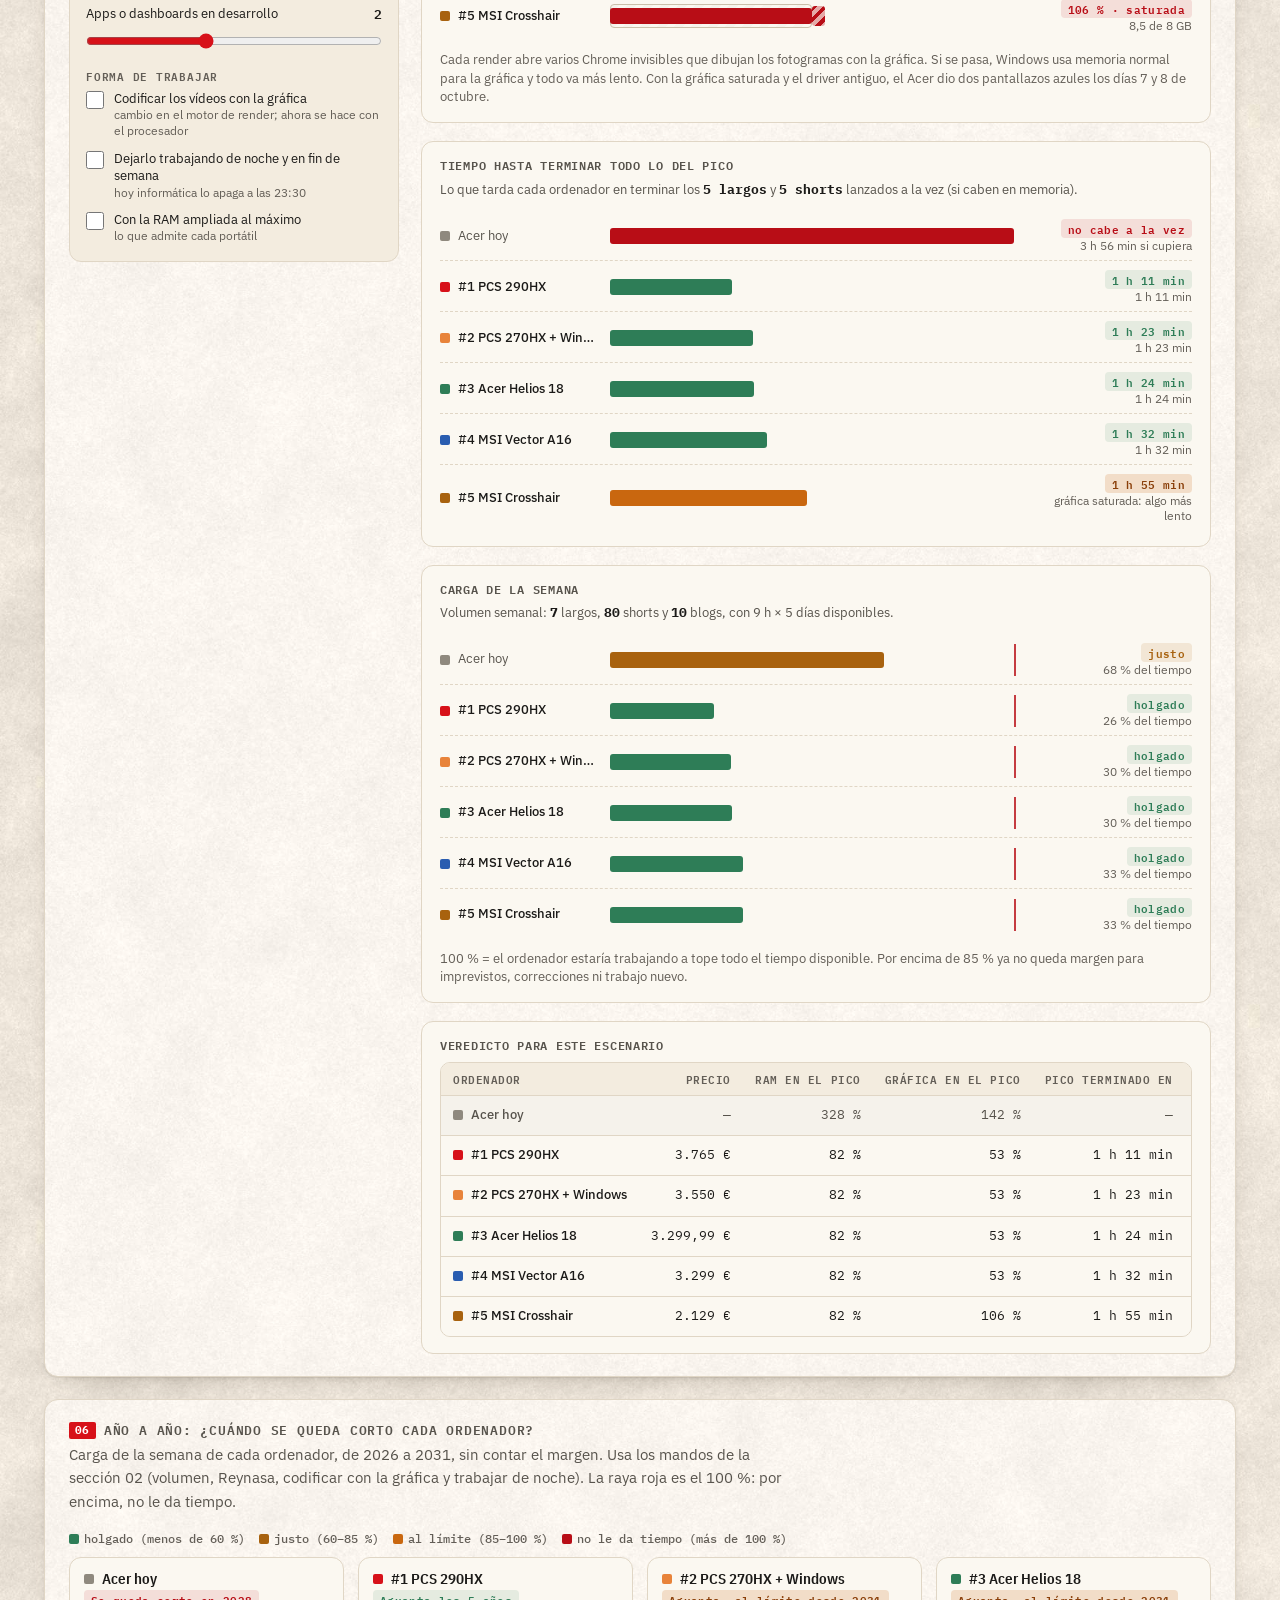
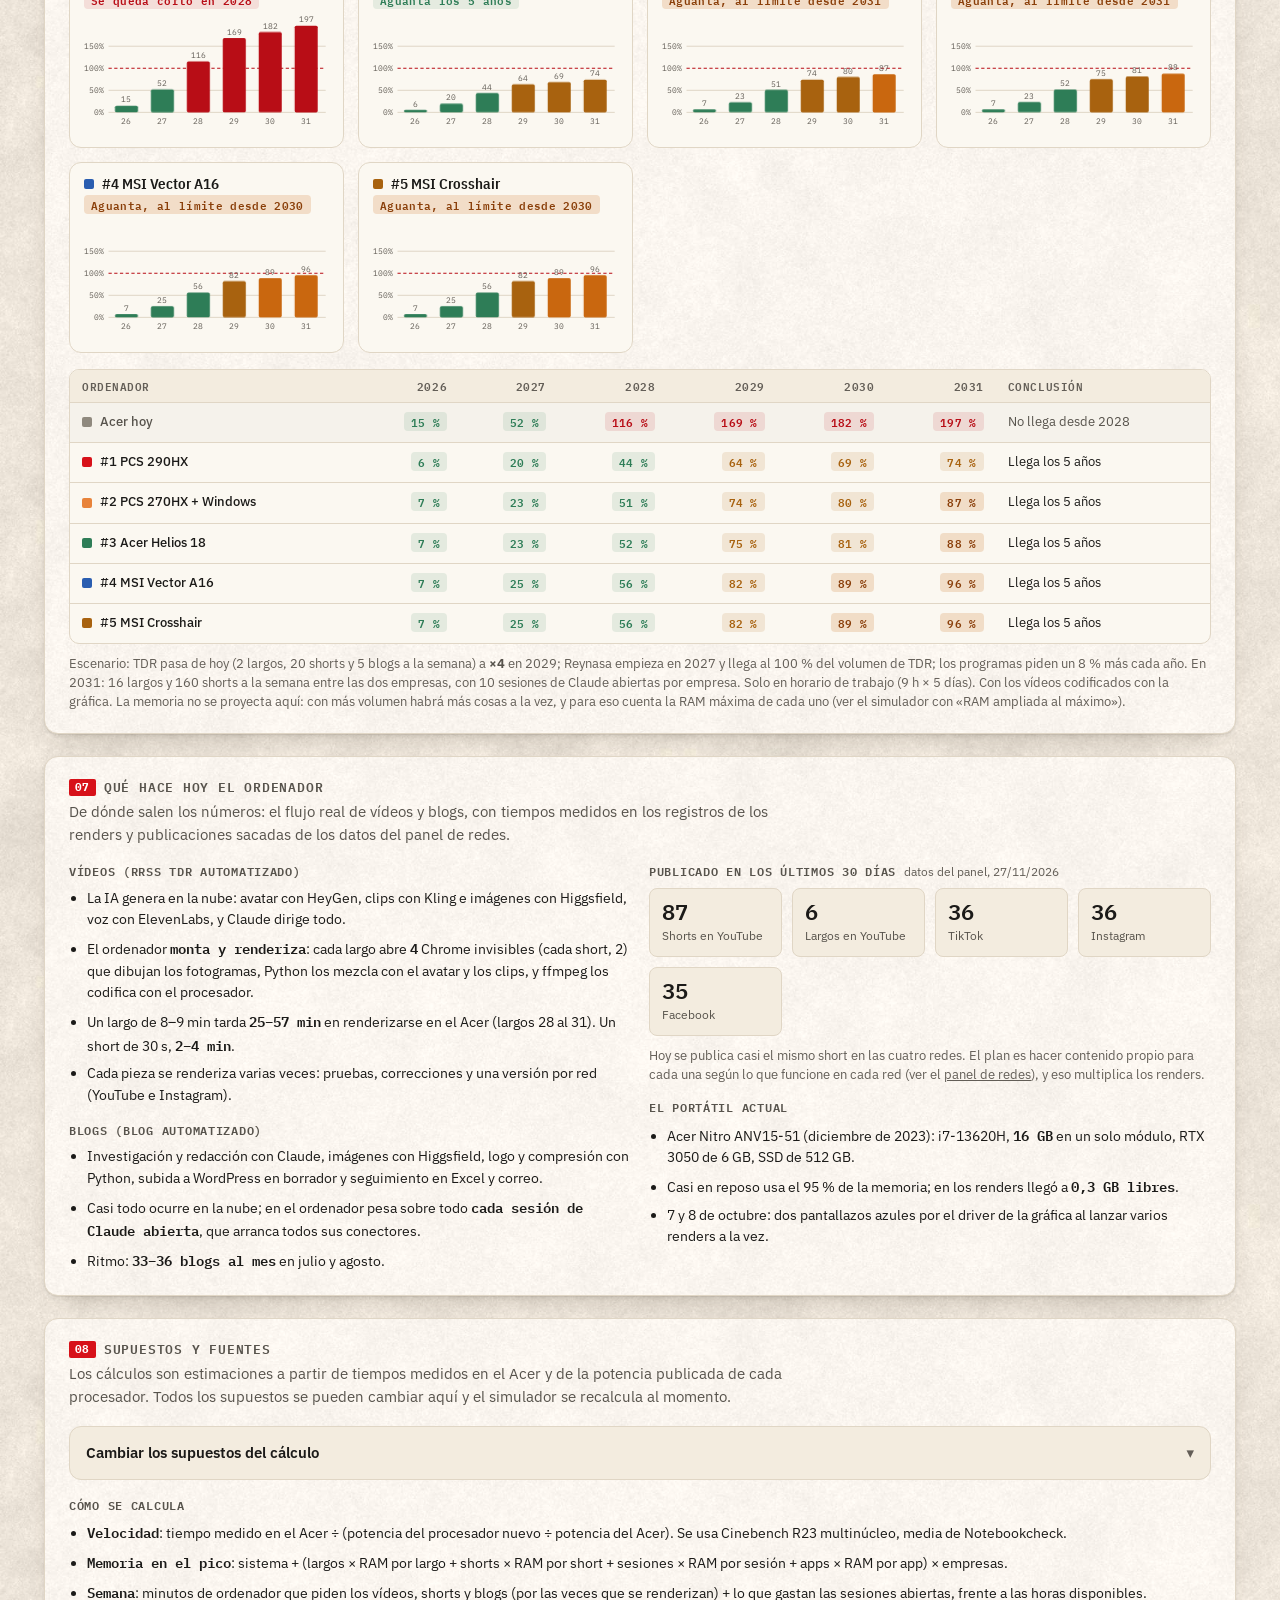
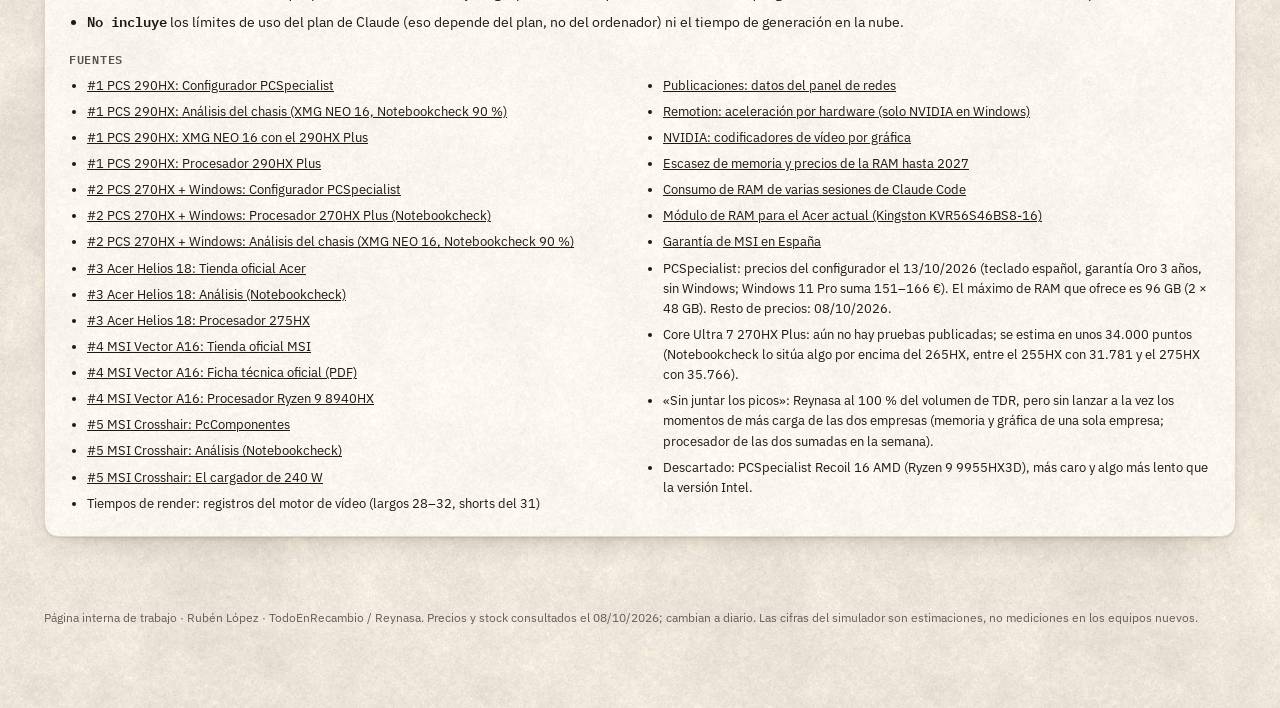
<file: ordenador-trabajo-futuro/index.html>
<!doctype html>
<html lang="es">
<head>
<meta charset="utf-8">
<meta name="viewport" content="width=device-width, initial-scale=1">
<meta name="robots" content="noindex, nofollow">
<title>Ordenador para el trabajo futuro · TDR y Reynasa</title>
<meta name="description" content="Comparativa y simulador de portátiles para producir vídeos, shorts, blogs y apps con IA para TDR y Reynasa, hoy y a 5 años.">
<link rel="icon" href="../logo-tdr.png">
<link rel="preconnect" href="https://fonts.googleapis.com">
<link rel="preconnect" href="https://fonts.gstatic.com" crossorigin>
<link rel="stylesheet" href="https://fonts.googleapis.com/css2?family=Anton&family=IBM+Plex+Mono:wght@400;500;600&family=IBM+Plex+Sans+Condensed:wght@500;600;700&family=IBM+Plex+Sans:wght@400;500;600&display=swap">
<style>
:root {
  --fondo: #ece4d9; --capa1: #fbf8f1; --capa2: #f3ecdf; --capa3: #e8dfcf;
  --tinta: #1b1a18; --tinta-suave: #57534c; --tinta-tenue: #635e57;
  --linea: #e0d6c5; --linea-fuerte: #cbbfaa;
  --ok: #2e7d57; --justo: #a8620f; --mal: #b80d16; --azul: #2a5db0;
  --marca: #d71119; --marca-suave: #d7111916; --marca-tinta: #b80d16;
  --sombra-1: 0 1px 1px #3b2f1c12, 0 2px 4px #3b2f1c0f, 0 14px 30px -18px #3b2f1c55;
  --f-titulo: "IBM Plex Sans Condensed", "Arial Narrow", sans-serif;
  --f-texto: "IBM Plex Sans", system-ui, sans-serif;
  --f-cifra: "IBM Plex Mono", ui-monospace, monospace;
  --curva: cubic-bezier(0.23, 1, 0.32, 1);
  color-scheme: light;
}
* { box-sizing: border-box; }
html { background: var(--fondo); -webkit-text-size-adjust: 100%; scroll-behavior: smooth; scroll-padding-top: 108px; }
body {
  margin: 0; color: var(--tinta); font: 400 15px/1.55 var(--f-texto); font-variant-numeric: tabular-nums;
  background: var(--fondo) url("../comun/tex/papel_crema.jpg"); background-size: 900px auto; counter-reset: hoja;
}
a { color: inherit; }
button, input, select { font: inherit; color: inherit; }
img { display: block; }
:focus-visible { outline: 2px solid var(--marca); outline-offset: 2px; }
.cifra { font-family: var(--f-cifra); font-variant-numeric: tabular-nums; }
.saltar { position: absolute; left: -999px; top: 8px; z-index: 100; background: var(--marca); color: #fff; padding: 8px 12px; border-radius: 6px; }
.saltar:focus { left: 12px; }

/* barra superior e índice */
.barra {
  position: sticky; top: 0; z-index: 30; display: flex; align-items: center; gap: 16px;
  padding: 8px 24px; min-height: 52px; border-bottom: 1px solid var(--linea);
  background: color-mix(in oklab, var(--capa1) 92%, transparent); backdrop-filter: blur(10px);
}
.barra::before { content: ""; position: absolute; left: 0; right: 0; top: 0; height: 2px; background: var(--marca); }
.marca { display: flex; align-items: center; gap: 12px; text-decoration: none; min-width: 0; }
.marca img { width: 28px; height: 28px; flex: none; }
.marca-txt { display: flex; flex-direction: column; line-height: 1.15; min-width: 0; }
.marca-txt b { font: 600 15px/1.15 var(--f-titulo); }
.marca-txt span { font: 500 10.5px/1.3 var(--f-cifra); color: var(--tinta-tenue); letter-spacing: .08em; text-transform: uppercase; }
.barra .act { margin-left: auto; font-size: 12.5px; color: var(--tinta-suave); text-align: right; }
.barra .act b { font-family: var(--f-cifra); font-weight: 500; color: var(--tinta); }
.imprimir {
  border: 1px solid var(--linea-fuerte); background: var(--capa2); border-radius: 999px; padding: 6px 14px; cursor: pointer;
  font-size: 12.5px; color: var(--tinta-suave); white-space: nowrap; min-height: 34px;
}
.imprimir:hover { color: var(--tinta); }
.indice {
  position: sticky; top: 52px; z-index: 29; display: flex; gap: 2px; padding: 0 24px; overflow-x: auto; scrollbar-width: none;
  border-bottom: 1px solid var(--linea); background: var(--fondo);
}
.indice::-webkit-scrollbar { display: none; }
.indice a {
  position: relative; white-space: nowrap; text-decoration: none; color: var(--tinta-suave); padding: 12px; min-height: 44px;
  display: inline-flex; align-items: center; gap: 8px; font: 500 13.5px/1 var(--f-texto);
}
.indice a .n { font: 600 10.5px/1 var(--f-cifra); color: var(--tinta-tenue); }
.indice a:hover { color: var(--tinta); }
.indice a::after { content: ""; position: absolute; left: 12px; right: 12px; bottom: -1px; height: 2px; background: var(--marca); transform: scaleX(0); transition: transform 240ms var(--curva); }
.indice a:hover::after { transform: scaleX(1); }

/* disposición */
main { max-width: 1240px; margin: 0 auto; padding: 24px 24px 64px; display: flex; flex-direction: column; gap: 22px; }
.caja {
  background: var(--capa1) url("../comun/tex/papel_tarjeta.jpg"); background-size: 900px auto;
  border: 1px solid var(--linea); border-radius: 14px; box-shadow: var(--sombra-1); padding: 22px 24px;
}
.caja > h2 {
  margin: 0 0 4px; font: 600 13px/1.3 var(--f-cifra); letter-spacing: .06em; text-transform: uppercase; color: var(--tinta-suave);
}
.caja > h2::before {
  counter-increment: hoja; content: counter(hoja, decimal-leading-zero); display: inline-block; background: var(--marca); color: #fff;
  padding: 3px 6px; margin-right: 8px; border-radius: 2px; font: 700 11px/1 var(--f-cifra); letter-spacing: .04em; vertical-align: 1px;
}
.caja > .bajada { margin: 0 0 18px; color: var(--tinta-suave); max-width: 80ch; }
h3 { margin: 0 0 8px; font: 600 12px/1.3 var(--f-cifra); letter-spacing: .06em; text-transform: uppercase; color: var(--tinta-suave); }
.nota { color: var(--tinta-tenue); font-size: 12.5px; line-height: 1.5; margin: 10px 0 0; }
.nota b { color: var(--tinta-suave); }

/* portada */
.portada { display: grid; grid-template-columns: minmax(0, 1.25fr) minmax(0, 1fr); gap: 28px; align-items: start; }
.portada h1 { margin: 6px 0 10px; font: 700 clamp(28px, 4vw, 40px)/1.05 var(--f-titulo); letter-spacing: -0.02em; text-wrap: balance; }
.portada h1 em { font-style: normal; color: var(--marca-tinta); }
.portada .ticker { font: 600 12px/1 var(--f-cifra); letter-spacing: .08em; color: var(--tinta-tenue); text-transform: uppercase; }
.portada p { margin: 0 0 12px; max-width: 62ch; }
.claves { display: grid; gap: 12px; min-width: 0; }
.portada > div { min-width: 0; }
.clave { position: relative; min-width: 0; background: var(--capa2); border: 1px solid var(--linea); border-radius: 10px 10px 0 0; padding: 14px 16px; margin-bottom: 10px; }
.clave::after {
  content: ""; position: absolute; left: -1px; right: -1px; bottom: -10px; height: 10px;
  background: radial-gradient(circle at 7px 10px, transparent 6px, var(--capa2) 6.5px) repeat-x; background-size: 14px 10px;
}
.clave .e { font: 600 11px/1.3 var(--f-cifra); letter-spacing: .06em; text-transform: uppercase; color: var(--tinta-suave); }
.clave .v { font: 600 26px/1.15 var(--f-cifra); margin: 4px 0 2px; }
.clave .v small { font: 500 13px var(--f-texto); color: var(--tinta-suave); }
.clave .s { font-size: 13px; color: var(--tinta-suave); }
.reco { margin-top: 16px; border-left: 3px solid var(--marca); padding: 4px 0 4px 14px; }
.reco b { font-family: var(--f-titulo); font-size: 17px; }

/* tarjetas de opciones (tickets) */
.opciones { display: grid; grid-template-columns: repeat(auto-fill, minmax(330px, 1fr)); gap: 18px 16px; }
.opcion {
  position: relative; background: var(--capa1); border: 1px solid var(--linea); border-radius: 12px 12px 0 0; margin-bottom: 10px;
  padding: 18px 18px 14px; display: flex; flex-direction: column; gap: 10px; box-shadow: var(--sombra-1);
}
.opcion::after {
  content: ""; position: absolute; left: -1px; right: -1px; bottom: -10px; height: 10px;
  background: radial-gradient(circle at 7px 10px, transparent 6px, var(--capa1) 6.5px) repeat-x; background-size: 14px 10px;
}
.opcion .top { display: flex; align-items: center; gap: 10px; }
.puesto { font: 700 12px/1 var(--f-cifra); background: var(--tinta); color: var(--capa1); padding: 5px 7px; border-radius: 3px; }
.opcion[data-rank="1"] .puesto { background: var(--marca); }
.color { width: 10px; height: 10px; border-radius: 2px; flex: none; }
.opcion h4 { margin: 0; font: 700 20px/1.15 var(--f-titulo); letter-spacing: -0.01em; padding-right: 120px; }
.opcion .sub { margin: -6px 0 0; color: var(--tinta-suave); font-size: 13px; }
.precio { display: flex; align-items: baseline; gap: 10px; flex-wrap: wrap; border-top: 1px dashed var(--linea-fuerte); padding-top: 10px; }
.precio .v { font: 600 28px/1 var(--f-cifra); }
.precio small { color: var(--tinta-tenue); font-size: 12px; }
.ir {
  display: inline-flex; align-items: center; gap: 6px; align-self: flex-start; text-decoration: none; font-size: 13px; font-weight: 500;
  border: 1px solid var(--marca); color: var(--marca-tinta); padding: 6px 12px; border-radius: 999px; min-height: 34px;
}
.ir:hover { background: var(--marca-suave); }
.tiendas { display: flex; flex-direction: column; gap: 4px; border-top: 1px dashed var(--linea-fuerte); padding-top: 10px; }
.tiendas .t-et { font: 600 11px/1.3 var(--f-cifra); letter-spacing: .06em; text-transform: uppercase; color: var(--tinta-tenue); margin-bottom: 2px; }
.tiendas small { color: var(--tinta-tenue); font-size: 11.5px; margin: -1px 0 4px 4px; }
.tiendas .no-tienda { font-size: 12px; color: var(--tinta-tenue); }
.config { margin: 0; font-size: 12px; line-height: 1.45; color: var(--tinta-suave); background: var(--capa2); border: 1px dashed var(--linea-fuerte); border-radius: 6px; padding: 8px 10px; }
.specs { margin: 0; display: grid; grid-template-columns: auto 1fr; gap: 4px 12px; font-size: 13px; border-top: 1px dashed var(--linea-fuerte); padding-top: 10px; }
.specs dt { color: var(--tinta-tenue); font: 500 11px/1.9 var(--f-cifra); text-transform: uppercase; letter-spacing: .05em; }
.specs dd { margin: 0; }
.specs dd .x { font-family: var(--f-cifra); font-weight: 600; color: var(--marca-tinta); }
.pc { display: grid; grid-template-columns: 1fr 1fr; gap: 10px; font-size: 13px; }
.pc ul { margin: 0; padding: 0; list-style: none; display: grid; gap: 4px; }
.pc li { padding-left: 16px; position: relative; }
.pc .mas li::before { content: "+"; position: absolute; left: 0; color: var(--ok); font-weight: 700; }
.pc .menos li::before { content: "−"; position: absolute; left: 0; color: var(--mal); font-weight: 700; }
.fuentes { font-size: 12px; color: var(--tinta-tenue); border-top: 1px dashed var(--linea-fuerte); padding-top: 8px; }
.fuentes a { color: var(--tinta-suave); }
.sello {
  position: absolute; right: 14px; top: 14px; transform: rotate(-7deg); pointer-events: none;
  border: 3px solid var(--marca); color: var(--marca); padding: 3px 10px 2px; border-radius: 6px;
  font: 400 19px/1.1 "Anton", var(--f-titulo); text-transform: uppercase; letter-spacing: .02em; opacity: .92; mix-blend-mode: multiply;
  -webkit-mask: url("../comun/tex/tampon.png") center / 200px; mask: url("../comun/tex/tampon.png") center / 200px;
}
.sello.gris { border-color: #6d6a64; color: #6d6a64; font-size: 16px; }

/* tablas */
.tabla-env { overflow-x: auto; border: 1px solid var(--linea); border-radius: 10px; background: var(--capa1); }
table { width: 100%; border-collapse: collapse; font-size: 13px; }
th, td { padding: 9px 12px; text-align: left; border-bottom: 1px solid var(--linea); vertical-align: top; }
th { font: 600 11px/1.3 var(--f-cifra); letter-spacing: .05em; text-transform: uppercase; color: var(--tinta-tenue); background: var(--capa2); white-space: nowrap; }
td.n, th.n { text-align: right; font-family: var(--f-cifra); white-space: nowrap; }
tr:last-child td { border-bottom: 0; }
tr.ref td { color: var(--tinta-suave); background: #00000006; }
.eq { display: inline-flex; align-items: center; gap: 8px; font-weight: 500; white-space: nowrap; }
.chip { display: inline-flex; align-items: center; gap: 5px; font: 600 11px/1 var(--f-cifra); letter-spacing: .03em; padding: 4px 7px; border-radius: 4px; white-space: nowrap; }
.chip.ok { color: var(--ok); background: #2e7d571c; }
.chip.justo { color: var(--justo); background: #a8620f1f; }
.chip.limite { color: #8a3f0a; background: #c9670f2e; }
.chip.mal { color: var(--mal); background: #b80d161c; }

/* simulador */
.sim { display: grid; grid-template-columns: 330px minmax(0, 1fr); gap: 22px; align-items: start; }
.mandos { position: sticky; top: 112px; display: flex; flex-direction: column; gap: 16px; background: var(--capa2); border: 1px solid var(--linea); border-radius: 12px; padding: 16px; }
.mandos fieldset { border: 0; margin: 0; padding: 0; display: grid; gap: 10px; }
.mandos legend { font: 600 11px/1.3 var(--f-cifra); letter-spacing: .07em; text-transform: uppercase; color: var(--tinta-tenue); margin-bottom: 6px; padding: 0; }
.presets { display: grid; grid-template-columns: 1fr 1fr; gap: 6px; }
.presets button {
  border: 1px solid var(--linea-fuerte); background: var(--capa1); border-radius: 8px; padding: 8px; cursor: pointer; text-align: left;
  font-size: 12.5px; line-height: 1.25; min-height: 44px; color: var(--tinta-suave);
}
.presets button b { display: block; color: var(--tinta); font-size: 13px; }
.presets button[aria-pressed="true"] { border-color: var(--marca); box-shadow: inset 0 0 0 1px var(--marca); background: var(--capa1); color: var(--tinta); }
.presets button:hover { border-color: var(--tinta-tenue); }
.deslizador { display: grid; grid-template-columns: 1fr auto; gap: 2px 10px; align-items: center; font-size: 13px; }
.deslizador output { font: 600 13px var(--f-cifra); min-width: 3ch; text-align: right; }
.deslizador input { grid-column: 1 / -1; width: 100%; accent-color: var(--marca); margin: 2px 0 0; height: 24px; }
.interruptor { display: flex; gap: 10px; align-items: flex-start; font-size: 13px; cursor: pointer; line-height: 1.35; }
.interruptor input { accent-color: var(--marca); width: 18px; height: 18px; margin: 1px 0 0; flex: none; }
.interruptor small { display: block; color: var(--tinta-tenue); font-size: 12px; }
.resultados { display: flex; flex-direction: column; gap: 18px; min-width: 0; }
.bloque { background: var(--capa1); border: 1px solid var(--linea); border-radius: 12px; padding: 16px 18px; }
.bloque .q { margin: -2px 0 12px; font-size: 13px; color: var(--tinta-suave); }
.bloque .q b { color: var(--tinta); font-family: var(--f-cifra); }
.leyenda { display: flex; flex-wrap: wrap; gap: 6px 14px; font: 500 11.5px/1.4 var(--f-cifra); color: var(--tinta-tenue); margin-bottom: 10px; }
.leyenda i { display: inline-block; width: 10px; height: 10px; border-radius: 2px; vertical-align: -1px; margin-right: 5px; }

/* barras horizontales */
.barras { display: grid; gap: 2px; }
.fila { display: grid; grid-template-columns: 158px minmax(0, 1fr) 150px; gap: 12px; align-items: center; padding: 7px 0; border-bottom: 1px dashed var(--linea); }
.fila:last-child { border-bottom: 0; }
.fila .et { display: flex; align-items: center; gap: 8px; font-size: 13px; font-weight: 500; min-width: 0; }
.fila .et span { overflow: hidden; text-overflow: ellipsis; white-space: nowrap; }
.fila.ref .et { color: var(--tinta-suave); font-weight: 400; }
.fila .val { text-align: right; font: 500 12.5px/1.3 var(--f-cifra); }
.fila .val small { display: block; color: var(--tinta-tenue); font: 400 11.5px var(--f-texto); }
.pista { position: relative; height: 24px; }
.mesa { position: absolute; left: 0; top: 0; bottom: 0; border: 1.5px solid var(--linea-fuerte); border-radius: 4px; background: repeating-linear-gradient(135deg, #00000005 0 6px, transparent 6px 12px); transition: width .7s var(--curva); }
.carga { position: absolute; left: 0; top: 4px; bottom: 4px; border-radius: 3px; transition: width .7s var(--curva), background-color .3s; }
.exceso { position: absolute; top: 2px; bottom: 2px; border-radius: 3px; background: repeating-linear-gradient(135deg, var(--mal) 0 4px, #b80d1655 4px 8px); transition: left .7s var(--curva), width .7s var(--curva); }
.tope { position: absolute; top: -4px; bottom: -4px; width: 2px; background: var(--tinta); opacity: .55; }
.tope.rojo { background: var(--mal); opacity: .8; }
.pila { position: absolute; left: 0; top: 4px; bottom: 4px; display: flex; border-radius: 3px; overflow: hidden; transition: width .7s var(--curva); }
.pila span { height: 100%; }
.marcas { display: flex; justify-content: space-between; font: 500 10.5px var(--f-cifra); color: var(--tinta-tenue); margin: 4px 0 0 170px; padding-right: 162px; }

/* proyección a 5 años */
.proy-mandos { display: grid; grid-template-columns: repeat(auto-fit, minmax(min(210px, 100%), 1fr)); gap: 12px 18px; background: var(--capa2); border: 1px solid var(--linea); border-radius: 12px; padding: 14px 16px; margin-bottom: 16px; }
.proy-mandos label.sel { display: grid; gap: 4px; font-size: 13px; }
.proy-mandos select { border: 1px solid var(--linea-fuerte); background: var(--capa1); border-radius: 6px; padding: 7px 8px; min-height: 38px; }
.multiples { display: grid; grid-template-columns: repeat(auto-fill, minmax(min(270px, 100%), 1fr)); gap: 14px; }
.mini { background: var(--capa1); border: 1px solid var(--linea); border-radius: 12px; padding: 12px 14px 8px; }
.mini h4 { margin: 0 0 2px; display: flex; align-items: center; gap: 8px; font: 600 15px/1.2 var(--f-titulo); }
.mini .ver { font-size: 12.5px; margin: 0 0 6px; }
.mini svg { width: 100%; height: auto; display: block; overflow: visible; }
.mini svg text { font-family: var(--f-cifra); fill: var(--tinta-tenue); }
.mini svg .barra-anio { transform-box: fill-box; transform-origin: bottom; }
.animar .barra-anio { animation: crece .7s var(--curva) both; }
@keyframes crece { from { transform: scaleY(0); } to { transform: scaleY(1); } }

/* contexto */
.grid2 { display: grid; grid-template-columns: 1fr 1fr; gap: 18px; }
.lista { margin: 0; padding-left: 18px; display: grid; gap: 6px; font-size: 14px; }
.lista b { font-family: var(--f-cifra); font-weight: 600; }
.cifras { display: grid; grid-template-columns: repeat(auto-fill, minmax(130px, 1fr)); gap: 10px; margin-top: 6px; }
.cifras div { background: var(--capa2); border: 1px solid var(--linea); border-radius: 8px; padding: 10px 12px; }
.cifras b { display: block; font: 600 22px/1.1 var(--f-cifra); }
.cifras span { font-size: 12px; color: var(--tinta-suave); }

/* supuestos */
details.sup { border: 1px solid var(--linea); border-radius: 12px; background: var(--capa2); }
details.sup summary { cursor: pointer; padding: 14px 16px; font-weight: 600; list-style: none; display: flex; justify-content: space-between; gap: 12px; }
details.sup summary::-webkit-details-marker { display: none; }
details.sup summary::after { content: "▾"; color: var(--tinta-tenue); }
details.sup[open] summary::after { content: "▴"; }
.sup-grid { display: grid; grid-template-columns: repeat(auto-fill, minmax(min(300px, 100%), 1fr)); gap: 10px 18px; padding: 0 16px 16px; }
.sup-item { display: grid; grid-template-columns: 1fr 96px; gap: 2px 10px; align-items: center; font-size: 13px; border-bottom: 1px dashed var(--linea-fuerte); padding: 6px 0; }
.sup-item input { width: 96px; border: 1px solid var(--linea-fuerte); border-radius: 6px; padding: 6px 8px; background: var(--capa1); font-family: var(--f-cifra); text-align: right; min-height: 34px; }
.sup-item small { grid-column: 1 / -1; color: var(--tinta-tenue); font-size: 11.5px; }
.sup-item .u { color: var(--tinta-tenue); font-size: 11.5px; }
.sup-acc { padding: 0 16px 16px; }
.sup-acc button { border: 1px solid var(--linea-fuerte); background: var(--capa1); border-radius: 8px; padding: 8px 14px; cursor: pointer; min-height: 40px; }
.fuentes-lista { columns: 2 320px; column-gap: 28px; font-size: 13px; margin: 0; padding-left: 18px; }
.fuentes-lista li { margin-bottom: 6px; break-inside: avoid; }
.pie { max-width: 1240px; margin: 0 auto; padding: 8px 24px 80px; color: var(--tinta-tenue); font-size: 12px; }

@media (max-width: 1000px) {
  .portada, .sim, .grid2 { grid-template-columns: 1fr; }
  .mandos { position: static; }
}
@media (max-width: 640px) {
  .barra { padding: 8px 16px; gap: 10px; }
  .barra .act { display: none; }
  .indice { padding: 0 8px; position: static; }
  html { scroll-padding-top: 110px; }
  .marca-txt b { font-size: 14px; }
  main { padding: 16px 16px 48px; gap: 16px; }
  .caja { padding: 18px 16px; }
  .opciones { grid-template-columns: 1fr; }
  .opcion h4 { padding-right: 0; margin-top: 30px; }
  .pc { grid-template-columns: 1fr; }
  .fila { grid-template-columns: 1fr auto; gap: 4px 10px; }
  .fila .pista { grid-column: 1 / -1; grid-row: 2; }
  .marcas { display: none; }
  .presets { grid-template-columns: 1fr; }
  .pie { padding: 8px 16px 64px; }
}
@media (prefers-reduced-motion: reduce) {
  .animar .barra-anio { animation: none; }
  .mesa, .carga, .exceso, .pila { transition: none; }
  html { scroll-behavior: auto; }
}
@media print {
  .barra, .indice, .imprimir, .mandos, .proy-mandos, details.sup { display: none !important; }
  body { background: #fff; }
  .caja, .opcion, .bloque, .mini { box-shadow: none; break-inside: avoid; }
  .sim { grid-template-columns: 1fr; }
}
</style>
</head>
<body>
<a class="saltar" href="#principal">Saltar al contenido</a>

<header class="barra">
  <a class="marca" href="../panel/"><img src="../logo-tdr.png" alt="TDR" width="28" height="28"><span class="marca-txt"><b>Ordenador para el trabajo futuro</b><span>Redes sociales · TDR y Reynasa</span></span></a>
  <p class="act">Precios consultados el <b>08/10/2026</b> · página interna</p>
  <button type="button" class="imprimir" onclick="window.print()">Imprimir / PDF</button>
</header>

<nav class="indice" aria-label="Secciones">
  <a href="#resumen"><span class="n">01</span>Resumen</a>
  <a href="#prueba"><span class="n">02</span>Prueba a 5 años</a>
  <a href="#opciones"><span class="n">03</span>Las opciones</a>
  <a href="#comparativa"><span class="n">04</span>Comparativa</a>
  <a href="#simulador"><span class="n">05</span>Simulador</a>
  <a href="#futuro"><span class="n">06</span>Año a año</a>
  <a href="#contexto"><span class="n">07</span>Qué hace hoy el ordenador</a>
  <a href="#supuestos"><span class="n">08</span>Supuestos y fuentes</a>
</nav>

<main id="principal">

  <!-- 01 RESUMEN -->
  <section class="caja" id="resumen">
    <h2>Resumen</h2>
    <div class="portada">
      <div>
        <p class="ticker">Decisión de compra · horizonte 5 años · presupuesto máximo 3.800 €</p>
        <h1>Qué portátil comprar para <em>multiplicar por 4</em> el contenido de TDR y abrir Reynasa</h1>
        <p>Hoy el portátil se queda <b>sin memoria</b> y se cuelga cuando renderiza un vídeo largo, varios shorts y tiene abiertas sesiones de Claude a la vez. El plan es pasar de un largo cada pocos días a <b>uno al día</b>, hacer <b>contenido distinto para cada red</b> (YouTube, Instagram, TikTok y Facebook), seguir con los blogs, crear apps y dashboards, y <b>replicar todo para Reynasa</b>.</p>
        <p>La recomendación se hace con un <b>presupuesto máximo de 3.800 €</b> y con el trabajo de <b>2031</b>, no el de hoy (TDR multiplicado por 4 y Reynasa funcionando), más un <b>margen del 30 %</b> para lo que aún no sabemos que vendrá. La página compara las opciones y deja <b>simular</b> cualquier volumen.</p>
        <div class="reco">
          <b>Recomendación (un solo ordenador): PCSpecialist Recoil IV 16 con Core Ultra 9 290HX Plus, RTX 5080, 64 GB y 1 TB, por 3.765 € sin Windows.</b><br>
          Es el portátil más rápido que cabe en 3.800 € (<span class="cifra">2,6×</span> el actual): 16″, 2,8 kg y 3 años de garantía con recogida. La RAM sube a 96 GB y tiene otra ranura para un segundo disco. En 2031, con el 30 % de margen, aguanta TDR ×4 y <b>Reynasa hasta casi la mitad de su volumen con todo a la vez</b>, y <b>Reynasa al 100 % si los picos de las dos empresas no coinciden</b>; es el único de la lista que llega a eso. La licencia de Windows la pone informática: con Windows 11 Pro de PCSpecialist serían 3.931 € y se pasa del presupuesto.<br>
          <span style="color:var(--tinta-suave)">Si Windows tiene que ir incluido: la misma máquina con Core Ultra 7 270HX Plus, 2 TB y Windows 11 Pro por 3.550 € (un 14 % menos de procesador, estimado). Para que todo rinda así: informática tiene que quitar el apagado de las 23:30 y yo paso el motor a codificar con la gráfica.</span>
        </div>
      </div>
      <div class="claves" id="claves" aria-live="polite"></div>
    </div>
  </section>

  <!-- 02 PRUEBA A 5 AÑOS -->
  <section class="caja" id="prueba">
    <h2>Prueba a 5 años con margen para imprevistos</h2>
    <p class="bajada">La recomendación sale del trabajo de <b>2031</b>, no del de hoy: TDR multiplicado, Reynasa funcionando, programas más exigentes cada año y un <b>margen extra</b> para lo que aún no sabemos (IA en local, formatos nuevos, más redes…). Cada ordenador tiene que pasar tres pruebas con ese margen.</p>
    <div class="proy-mandos">
      <div class="deslizador"><label for="p-margen">Margen para imprevistos</label><output id="o-margen"></output><input type="range" id="p-margen" min="0" max="60" step="5"></div>
      <div class="deslizador"><label for="p-objetivo">Volumen de TDR en 2029 frente a hoy</label><output id="o-objetivo"></output><input type="range" id="p-objetivo" min="1" max="6" step="0.5"></div>
      <label class="sel">Reynasa empieza en
        <select id="p-reyDesde"><option value="0">Nunca</option><option value="2027">2027</option><option value="2028">2028</option><option value="2029">2029</option><option value="2030">2030</option></select>
      </label>
      <div class="deslizador"><label for="p-reyPct">Volumen de Reynasa frente a TDR</label><output id="o-p-reyPct"></output><input type="range" id="p-reyPct" min="25" max="150" step="25"></div>
      <div class="deslizador"><label for="p-soft">Programas más exigentes cada año</label><output id="o-soft"></output><input type="range" id="p-soft" min="0" max="20" step="1"></div>
      <div style="display:grid;gap:8px">
        <label class="interruptor"><input type="checkbox" id="p-nvenc"><span>Codificar con la gráfica<small>cambio en el motor (lo hago yo)</small></span></label>
        <label class="interruptor"><input type="checkbox" id="p-noches"><span>Trabajar de noche y en fin de semana<small>informática tiene que quitar el apagado de las 23:30</small></span></label>
      </div>
    </div>
    <div class="claves" id="reco-auto" style="grid-template-columns:repeat(auto-fit,minmax(min(260px,100%),1fr));margin-bottom:6px" aria-live="polite"></div>
    <div class="tabla-env"><table id="tabla-prueba"></table></div>
    <p class="nota" id="nota-prueba"></p>
  </section>

  <!-- 03 OPCIONES -->
  <section class="caja" id="opciones">
    <h2>Las opciones <small style="text-transform:none;letter-spacing:0;font:400 12px var(--f-texto);color:var(--tinta-tenue)">todas nuevas, 3.800 € como máximo, 64 GB o más y la RAM sin soldar</small></h2>
    <p class="bajada">Un solo ordenador, ordenados de mejor a peor para el trabajo futuro con margen. "× tu Acer" mide la velocidad del procesador (Cinebench R23 multinúcleo de Notebookcheck), que es lo que decide cuánto tarda cada render y lo único que no se arregla después. La memoria decide cuántas cosas caben a la vez, y la gráfica, cuántos renders en paralelo y qué IA local se puede usar. Cada tarjeta tiene sus enlaces de compra.</p>
    <p class="nota" style="margin:-8px 0 16px">Fuera de presupuesto: PCSpecialist con RTX 5090 y 96 GB (5.117 €), ASUS SCAR 18 con 128 GB (7.198 €), XMG NEO 16 (3.814 €), Lenovo Legion Pro 7 y HP OMEN MAX 16 (3.899 €, con solo 32 GB). Descartados: PCSpecialist Recoil 16 AMD (3.834 €, más caro y más lento que el Intel) y los portátiles con 32 GB, porque pasarlos a 64 GB los saca del presupuesto.</p>
    <div class="opciones" id="lista-opciones"></div>
  </section>

  <!-- 03 COMPARATIVA -->
  <section class="caja" id="comparativa">
    <h2>Comparativa lado a lado</h2>
    <p class="bajada">Las mismas características en una tabla. En gris, tu portátil actual y la opción de solo ampliarle la RAM, como referencia.</p>
    <div class="tabla-env"><table id="tabla-comp"></table></div>
    <p class="nota">Precios del 08/10/2026 con IVA. Cambian a diario: comprobad el precio y el stock en el enlace de cada tienda antes de comprar. Los equipos "sin Windows" necesitan la licencia de Windows 11 Pro de informática.</p>
  </section>

  <!-- 04 SIMULADOR -->
  <section class="caja" id="simulador">
    <h2>Simulador: ¿qué ordenador puede con qué volumen?</h2>
    <p class="bajada">Elige un escenario o mueve los mandos. Se calculan tres cosas para cada ordenador: si <b>cabe en memoria</b> todo lo que quieres tener a la vez, si <b>la gráfica</b> aguanta los renders en paralelo y si <b>le da tiempo</b> a sacar el volumen de la semana.</p>
    <div class="sim">
      <form class="mandos" id="mandos" onsubmit="return false">
        <fieldset>
          <legend>Escenarios</legend>
          <div class="presets" id="presets"></div>
        </fieldset>
        <fieldset>
          <legend>Empresas</legend>
          <label class="interruptor"><input type="checkbox" id="w-tdr" checked><span>TodoEnRecambio (TDR)</span></label>
          <label class="interruptor"><input type="checkbox" id="w-rey"><span>Reynasa<small>mismo tipo de trabajo que TDR</small></span></label>
          <div class="deslizador"><label for="w-reyPct">Volumen de Reynasa frente a TDR</label><output id="o-reyPct"></output><input type="range" id="w-reyPct" min="25" max="150" step="25"></div>
        </fieldset>
        <fieldset>
          <legend>Volumen por semana y empresa</legend>
          <div class="deslizador"><label for="w-largosSem">Vídeos largos de YouTube</label><output id="o-largosSem"></output><input type="range" id="w-largosSem" min="0" max="14" step="1"></div>
          <div class="deslizador"><label for="w-shortsSem">Shorts y reels distintos (todas las redes)</label><output id="o-shortsSem"></output><input type="range" id="w-shortsSem" min="0" max="140" step="5"></div>
          <div class="deslizador"><label for="w-blogsSem">Blogs</label><output id="o-blogsSem"></output><input type="range" id="w-blogsSem" min="0" max="30" step="1"></div>
        </fieldset>
        <fieldset>
          <legend>Todo a la vez (el momento de más carga), por empresa</legend>
          <div class="deslizador"><label for="w-pLargos">Largos renderizándose a la vez</label><output id="o-pLargos"></output><input type="range" id="w-pLargos" min="0" max="8" step="1"></div>
          <div class="deslizador"><label for="w-pShorts">Shorts renderizándose a la vez</label><output id="o-pShorts"></output><input type="range" id="w-pShorts" min="0" max="10" step="1"></div>
          <div class="deslizador"><label for="w-pSesiones">Sesiones de Claude abiertas</label><output id="o-pSesiones"></output><input type="range" id="w-pSesiones" min="0" max="16" step="1"></div>
          <div class="deslizador"><label for="w-pApps">Apps o dashboards en desarrollo</label><output id="o-pApps"></output><input type="range" id="w-pApps" min="0" max="5" step="1"></div>
        </fieldset>
        <fieldset>
          <legend>Forma de trabajar</legend>
          <label class="interruptor"><input type="checkbox" id="w-nvenc"><span>Codificar los vídeos con la gráfica<small>cambio en el motor de render; ahora se hace con el procesador</small></span></label>
          <label class="interruptor"><input type="checkbox" id="w-noches"><span>Dejarlo trabajando de noche y en fin de semana<small>hoy informática lo apaga a las 23:30</small></span></label>
          <label class="interruptor"><input type="checkbox" id="w-ramMax"><span>Con la RAM ampliada al máximo<small>lo que admite cada portátil</small></span></label>
        </fieldset>
      </form>

      <div class="resultados">
        <div class="bloque">
          <h3>Memoria (RAM) en el momento de más carga</h3>
          <p class="q" id="q-ram"></p>
          <div class="leyenda" id="ley-ram"></div>
          <div class="barras" id="g-ram"></div>
          <p class="nota">El recuadro es la memoria del ordenador; la barra, lo que necesita el trabajo. Si se sale (rayado rojo), Windows tira del disco, todo va a tirones y se acaba colgando, que es lo que pasa hoy.</p>
        </div>
        <div class="bloque">
          <h3>Memoria de la gráfica en el momento de más carga</h3>
          <p class="q" id="q-vram"></p>
          <div class="barras" id="g-vram"></div>
          <p class="nota">Cada render abre varios Chrome invisibles que dibujan los fotogramas con la gráfica. Si se pasa, Windows usa memoria normal para la gráfica y todo va más lento. Con la gráfica saturada y el driver antiguo, el Acer dio dos pantallazos azules los días 7 y 8 de octubre.</p>
        </div>
        <div class="bloque">
          <h3>Tiempo hasta terminar todo lo del pico</h3>
          <p class="q" id="q-tiempo"></p>
          <div class="barras" id="g-tiempo"></div>
        </div>
        <div class="bloque">
          <h3>Carga de la semana</h3>
          <p class="q" id="q-semana"></p>
          <div class="barras" id="g-semana"></div>
          <p class="nota">100 % = el ordenador estaría trabajando a tope todo el tiempo disponible. Por encima de 85 % ya no queda margen para imprevistos, correcciones ni trabajo nuevo.</p>
        </div>
        <div class="bloque">
          <h3>Veredicto para este escenario</h3>
          <div class="tabla-env"><table id="tabla-veredicto"></table></div>
        </div>
      </div>
    </div>
  </section>

  <!-- 05 FUTURO -->
  <section class="caja" id="futuro">
    <h2>Año a año: ¿cuándo se queda corto cada ordenador?</h2>
    <p class="bajada">Carga de la semana de cada ordenador, de 2026 a 2031, sin contar el margen. Usa los mandos de la sección 02 (volumen, Reynasa, codificar con la gráfica y trabajar de noche). La raya roja es el 100 %: por encima, no le da tiempo.</p>
    <div class="leyenda"><span><i style="background:var(--ok)"></i>holgado (menos de 60 %)</span><span><i style="background:var(--justo)"></i>justo (60–85 %)</span><span><i style="background:#c9670f"></i>al límite (85–100 %)</span><span><i style="background:var(--mal)"></i>no le da tiempo (más de 100 %)</span></div>
    <div class="multiples" id="multiples"></div>
    <div class="tabla-env" style="margin-top:16px"><table id="tabla-futuro"></table></div>
    <p class="nota" id="nota-futuro"></p>
  </section>

  <!-- 06 CONTEXTO -->
  <section class="caja" id="contexto">
    <h2>Qué hace hoy el ordenador</h2>
    <p class="bajada">De dónde salen los números: el flujo real de vídeos y blogs, con tiempos medidos en los registros de los renders y publicaciones sacadas de los datos del panel de redes.</p>
    <div class="grid2">
      <div>
        <h3>Vídeos (RRSS TDR automatizado)</h3>
        <ul class="lista">
          <li>La IA genera en la nube: avatar con HeyGen, clips con Kling e imágenes con Higgsfield, voz con ElevenLabs, y Claude dirige todo.</li>
          <li>El ordenador <b>monta y renderiza</b>: cada largo abre <b>4</b> Chrome invisibles (cada short, 2) que dibujan los fotogramas, Python los mezcla con el avatar y los clips, y ffmpeg los codifica con el procesador.</li>
          <li>Un largo de 8–9 min tarda <b>25–57 min</b> en renderizarse en el Acer (largos 28 al 31). Un short de 30 s, <b>2–4 min</b>.</li>
          <li>Cada pieza se renderiza varias veces: pruebas, correcciones y una versión por red (YouTube e Instagram).</li>
        </ul>
        <h3 style="margin-top:16px">Blogs (Blog automatizado)</h3>
        <ul class="lista">
          <li>Investigación y redacción con Claude, imágenes con Higgsfield, logo y compresión con Python, subida a WordPress en borrador y seguimiento en Excel y correo.</li>
          <li>Casi todo ocurre en la nube; en el ordenador pesa sobre todo <b>cada sesión de Claude abierta</b>, que arranca todos sus conectores.</li>
          <li>Ritmo: <b>33–36 blogs al mes</b> en julio y agosto.</li>
        </ul>
      </div>
      <div>
        <h3>Publicado en los últimos 30 días <small id="pub-fecha" style="text-transform:none;letter-spacing:0;font:400 12px var(--f-texto);color:var(--tinta-tenue)"></small></h3>
        <div class="cifras" id="cifras-pub"></div>
        <p class="nota">Hoy se publica casi el mismo short en las cuatro redes. El plan es hacer contenido propio para cada una según lo que funcione en cada red (ver el <a href="../panel/">panel de redes</a>), y eso multiplica los renders.</p>
        <h3 style="margin-top:16px">El portátil actual</h3>
        <ul class="lista">
          <li>Acer Nitro ANV15-51 (diciembre de 2023): i7-13620H, <b>16 GB</b> en un solo módulo, RTX 3050 de 6 GB, SSD de 512 GB.</li>
          <li>Casi en reposo usa el 95 % de la memoria; en los renders llegó a <b>0,3 GB libres</b>.</li>
          <li>7 y 8 de octubre: dos pantallazos azules por el driver de la gráfica al lanzar varios renders a la vez.</li>
        </ul>
      </div>
    </div>
  </section>

  <!-- 07 SUPUESTOS Y FUENTES -->
  <section class="caja" id="supuestos">
    <h2>Supuestos y fuentes</h2>
    <p class="bajada">Los cálculos son estimaciones a partir de tiempos medidos en el Acer y de la potencia publicada de cada procesador. Todos los supuestos se pueden cambiar aquí y el simulador se recalcula al momento.</p>
    <details class="sup">
      <summary>Cambiar los supuestos del cálculo</summary>
      <div class="sup-grid" id="sup-grid"></div>
      <div class="sup-acc"><button type="button" id="sup-reset">Volver a los valores iniciales</button></div>
    </details>
    <h3 style="margin-top:18px">Cómo se calcula</h3>
    <ul class="lista">
      <li><b>Velocidad</b>: tiempo medido en el Acer ÷ (potencia del procesador nuevo ÷ potencia del Acer). Se usa Cinebench R23 multinúcleo, media de Notebookcheck.</li>
      <li><b>Memoria en el pico</b>: sistema + (largos × RAM por largo + shorts × RAM por short + sesiones × RAM por sesión + apps × RAM por app) × empresas.</li>
      <li><b>Semana</b>: minutos de ordenador que piden los vídeos, shorts y blogs (por las veces que se renderizan) + lo que gastan las sesiones abiertas, frente a las horas disponibles.</li>
      <li><b>No incluye</b> los límites de uso del plan de Claude (eso depende del plan, no del ordenador) ni el tiempo de generación en la nube.</li>
    </ul>
    <h3 style="margin-top:18px">Fuentes</h3>
    <ul class="fuentes-lista" id="fuentes-lista"></ul>
  </section>
</main>

<footer class="pie">
  Página interna de trabajo · Rubén López · TodoEnRecambio / Reynasa. Precios y stock consultados el 08/10/2026; cambian a diario. Las cifras del simulador son estimaciones, no mediciones en los equipos nuevos.
</footer>

<script>
(function () {
  "use strict";

  /* ───────── datos de los ordenadores ───────── */
  var PCS_URL = "https://www.pcspecialist.es/notebooks/recoil-IV-16/";
  var CHASIS_URL = "https://www.notebookcheck.net/The-fastest-gaming-laptop-is-now-even-better-thanks-to-300-Hz-mini-LED-XMG-Neo-16-E25-RTX-5090-laptop-review.1016705.0.html";
  var EQUIPOS = [
    {
      id: "pcs290", rank: 1, nombre: "PCSpecialist Recoil IV 16 · Core Ultra 9 290HX Plus", corto: "PCS 290HX", color: "#d71119",
      sub: "Intel Core Ultra 9 290HX Plus · RTX 5080 · 64 GB · 1 TB · sin Windows",
      precio: 3765, precioNota: "sin Windows: la licencia la pone informática · con Windows 11 Pro serían 3.931 € y se pasa del presupuesto (configurador, 13/10/2026)",
      tiendas: [["PCSpecialist (3.765 €)", PCS_URL, "configurador; solo se vende allí, montado por encargo"]],
      config: "Elegir: Core Ultra 9 290HX Plus · 64 GB Corsair (2 × 32 GB) · RTX 5080 · SSD SanDisk 1 TB · teclado español · «No hace falta sistema operativo» · garantía Oro 3 años",
      cpu: "Intel Core Ultra 9 290HX Plus · 24 núcleos (2026)", r23: 39617,
      ram: 64, ramTxt: "64 GB (2 × 32 GB DDR5-5600), sin soldar", ramMax: 96, ramMaxTxt: "hasta 96 GB (cambiando los 2 módulos)",
      gpu: "RTX 5080 · 16 GB · 175 W · 2 codificadores", vram: 16,
      ssd: "1 TB · 2 ranuras M.2 (PCIe 5.0 + 4.0): se añade otro disco sin quitar nada", pantalla: "16″ IPS 2560 × 1600 · 300 Hz", peso: "2,8 kg",
      garantia: "3 años con recogida y entrega", so: "Sin Windows (licencia de informática)",
      pros: ["El portátil más rápido que cabe en el presupuesto (2,6× el actual)", "El único que en 2031 aguanta Reynasa al 100 % con margen si no se juntan los picos de las dos empresas", "Chasis con 89–90 % en Notebookcheck (XMG NEO 16)", "3 años de garantía con recogida a domicilio"],
      contras: ["Necesita la licencia de Windows de informática", "Se monta por encargo: 1–1,5 semanas", "Ruidoso a tope (≈ 55 dB)"],
      fuentes: [
        ["Configurador PCSpecialist", PCS_URL],
        ["Análisis del chasis (XMG NEO 16, Notebookcheck 90 %)", CHASIS_URL],
        ["XMG NEO 16 con el 290HX Plus", "https://www.notebookcheck.com/XMG-NEO-16-erhaelt-Core-Ultra-9-290HX-Plus-und-erstmals-ein-OLED-Display.1377008.0.html"],
        ["Procesador 290HX Plus", "https://www.notebookcheck.net/Intel-Core-Ultra-9-290HX-Plus-Processor-Benchmarks-and-Specs.1252402.0.html"]
      ]
    },
    {
      id: "pcs270w", rank: 2, nombre: "PCSpecialist Recoil IV 16 · Core Ultra 7 270HX Plus con Windows", corto: "PCS 270HX + Windows", color: "#e8833a",
      sub: "Intel Core Ultra 7 270HX Plus · RTX 5080 · 64 GB · 2 TB · Windows 11 Pro incluido",
      precio: 3550, precioNota: "con Windows 11 Pro y 2 TB incluidos (configurador, 13/10/2026) · con 1 TB: 3.425 €",
      tiendas: [["PCSpecialist (3.550 €)", PCS_URL, "configurador; solo se vende allí, montado por encargo"]],
      config: "Elegir: Core Ultra 7 270HX Plus · 64 GB Corsair (2 × 32 GB) · RTX 5080 · SSD Samsung 990 EVO Plus 2 TB · teclado español · Windows 11 Professional · garantía Oro 3 años",
      cpu: "Intel Core Ultra 7 270HX Plus · 20 núcleos (2026)", r23: 34000, r23Est: true,
      ram: 64, ramTxt: "64 GB (2 × 32 GB DDR5-5600), sin soldar", ramMax: 96, ramMaxTxt: "hasta 96 GB (cambiando los 2 módulos)",
      gpu: "RTX 5080 · 16 GB · 175 W · 2 codificadores", vram: 16,
      ssd: "2 TB · 2 ranuras M.2", pantalla: "16″ IPS 2560 × 1600 · 300 Hz", peso: "2,8 kg",
      garantia: "3 años con recogida y entrega", so: "Windows 11 Pro incluido",
      pros: ["Todo incluido: Windows 11 Pro y 2 TB por 3.550 €", "Mismo chasis, gráfica, RAM y garantía que el número 1", "Sobran 250 €"],
      contras: ["Un 14 % menos de procesador que el número 1 (estimado)", "En 2031, con Reynasa al 100 %, no le da tiempo en horario de oficina con margen", "La potencia del 270HX Plus es estimada: aún no hay pruebas publicadas"],
      fuentes: [
        ["Configurador PCSpecialist", PCS_URL],
        ["Procesador 270HX Plus (Notebookcheck)", "https://www.notebookcheck.net/Intel-Core-Ultra-7-270HX-Plus-Processor-Benchmarks-and-Specs.1252489.0.html"],
        ["Análisis del chasis (XMG NEO 16, Notebookcheck 90 %)", CHASIS_URL]
      ]
    },
    {
      id: "helios", rank: 3, nombre: "Acer Predator Helios 18 AI PH18-73-92JH", corto: "Acer Helios 18", color: "#2e7d57",
      sub: "Intel Core Ultra 9 275HX · RTX 5080 · 64 GB · 1 TB",
      precio: 3299.99, precioNota: "en la tienda oficial de Acer (confirmar si incluye Windows)",
      tiendas: [
        ["Tienda oficial Acer (3.299,99 €)", "https://store.acer.com/es-es/predator-helios-18-ai-portatil-gaming-ph18-73-negro", "la versión de 64 GB"],
        ["MediaMarkt · versión de 32 GB", "https://www.mediamarkt.es/es/product/_portatil-gaming-acer-predator-helios-18-ai-18-wqxga-intelr-coretm-ultra-9-275hx-32gb-ram-1-tb-ssd-geforce-rtxtm-5080-sin-sistema-operativo-1607311.html", "sin Windows; 2 ranuras libres para añadir RAM"],
        ["PcComponentes · versión de 32 GB", "https://www.pccomponentes.com/portatil-acer-predator-helios-18-ai-ph18-73-18-intel-core-ultra-9-275hx-32gb-1tb-ssd-rtx-5080-windows-11-pro", "con Windows 11 Pro; confirmar teclado y stock"]
      ],
      cpu: "Intel Core Ultra 9 275HX · 24 núcleos", r23: 33600,
      ram: 64, ramTxt: "64 GB (2 × 32 GB), 4 ranuras: 2 libres", ramMax: 192, ramMaxTxt: "hasta 192 GB, sin quitar lo que trae",
      gpu: "RTX 5080 · 16 GB · 165–175 W · 2 codificadores", vram: 16,
      ssd: "1 TB · 3 ranuras M.2", pantalla: "18″", peso: "3,5 kg",
      garantia: "1 año de Acer", so: "Por confirmar (y el teclado)",
      pros: ["El más ampliable: 4 ranuras de RAM y 3 de disco", "Más silencioso en modo rendimiento (≈ 50 dB)", "Sobran 500 €"],
      contras: ["18″ y 3,5 kg más el cargador", "Solo 1 año de garantía", "Procesador un 15 % más lento que el número 1; su disco se calienta en cargas largas"],
      fuentes: [
        ["Tienda oficial Acer", "https://store.acer.com/es-es/predator-helios-18-ai-portatil-gaming-ph18-73-negro"],
        ["Análisis (Notebookcheck)", "https://www.notebookcheck.net/Acer-Predator-Helios-18-AI-review-Finally-a-quieter-gaming-laptop-but-at-what-cost.1054468.0.html"],
        ["Procesador 275HX", "https://www.notebookcheck.net/Intel-Core-Ultra-9-275HX-Processor-Benchmarks-and-Specs.943094.0.html"]
      ]
    },
    {
      id: "vector", rank: 4, nombre: "MSI Vector A16 HX A8WIG-054XES", corto: "MSI Vector A16", color: "#2a5db0",
      sub: "AMD Ryzen 9 8940HX · RTX 5080 · 64 GB · 1 TB",
      precio: 3299, precioNota: "en la tienda oficial de MSI, sin Windows (3.327 € en PcComponentes)",
      tiendas: [
        ["PcComponentes (3.327 €)", "https://www.pccomponentes.com/portatil-msi-vector-a16-hx-a8wig-054xes-16-amd-ryzen-9-8940hx-64gb-1tb-ssd-rtx-5080-sin-s-o-rgb", "entrega al día siguiente"],
        ["Tienda oficial MSI (3.299 €)", "https://es-store.msi.com/products/vector-a16-hx-a8wig-054xes-portatiles", ""],
        ["MediaMarkt (buscar)", "https://www.mediamarkt.es/es/search.html?query=msi%20vector%20a16%20hx%208940hx", "aparece un Vector A16 HX con 64 GB y RTX 5080; confirmar referencia"]
      ],
      cpu: "AMD Ryzen 9 8940HX · 16 núcleos / 32 hilos (Zen 4)", r23: 30804,
      ram: 64, ramTxt: "64 GB (2 × 32 GB DDR5-5200), sin soldar", ramMax: 96, ramMaxTxt: "hasta 96 GB",
      gpu: "RTX 5080 · 16 GB · 175 W · 2 codificadores", vram: 16,
      ssd: "1 TB · 1 ranura M.2 de tamaño normal", pantalla: "16″ 2560 × 1600 · 240 Hz", peso: "2,7 kg",
      garantia: "3 años de MSI", so: "Sin Windows",
      pros: ["Disponible en 1–2 días", "3 años de garantía de MSI", "Ethernet 2,5 GbE y USB4"],
      contras: ["Procesador de la generación anterior (2,05× el actual)", "RAM máxima de 96 GB y un solo disco", "No hay análisis propio de esta versión"],
      fuentes: [
        ["Tienda oficial MSI", "https://es-store.msi.com/products/vector-a16-hx-a8wig-054xes-portatiles"],
        ["Ficha técnica oficial (PDF)", "https://storage-asset.msi.com/specSheet/es/nb/Vector%20A16%20HX%20A8WIG-054XES.pdf"],
        ["Procesador Ryzen 9 8940HX", "https://www.notebookcheck.net/AMD-Ryzen-9-8940HX-Processor-Benchmarks-and-Specs.998310.0.html"]
      ]
    },
    {
      id: "crosshair", rank: 5, nombre: "MSI Crosshair A16 HX D8WGKG-200XES", corto: "MSI Crosshair", color: "#a8620f",
      sub: "AMD Ryzen 9 8940HX · RTX 5070 · 64 GB · 1 TB",
      precio: 2129, precioNota: "en PcComponentes, sin Windows",
      tiendas: [
        ["PcComponentes (2.129 €)", "https://www.pccomponentes.com/portatil-msi-crosshair-a16-hx-d8wgkg-200xes-amd-ryzen-9-8940hx-64gb-1tb-ssd-rtx-5070-qhd-240hz", "entrega al día siguiente"],
        ["MediaMarkt", "", "no lo vende (solo otros Crosshair)"]
      ],
      cpu: "AMD Ryzen 9 8940HX · 16 núcleos / 32 hilos (Zen 4)", r23: 30804,
      ram: 64, ramTxt: "64 GB (2 × 32 GB), sin soldar", ramMax: 96, ramMaxTxt: "hasta 96 GB",
      gpu: "RTX 5070 · 8 GB · ≈115 W · 1 codificador", vram: 8,
      ssd: "1 TB · hueco para otro disco", pantalla: "16″ QHD+ · 240 Hz", peso: "2,5 kg",
      garantia: "3 años de MSI", so: "Sin Windows",
      pros: ["Lo más barato con 64 GB: sobran 1.671 €", "Mismo procesador que el Vector A16", "Disponible al día siguiente"],
      contras: ["Gráfica de 8 GB: se queda corta incluso solo con TDR en 2031", "Su cargador de 240 W se queda corto con todo a tope"],
      fuentes: [
        ["PcComponentes", "https://www.pccomponentes.com/portatil-msi-crosshair-a16-hx-d8wgkg-200xes-amd-ryzen-9-8940hx-64gb-1tb-ssd-rtx-5070-qhd-240hz"],
        ["Análisis (Notebookcheck)", "https://www.notebookcheck.net/MSI-Crosshair-A16-HX-E8WGK-review-Ryzen-9-Zen-4-outperforming-Ryzen-9-AI-Zen-5.1332012.0.html"],
        ["El cargador de 240 W", "https://www.notebookcheck.com/240-Watt-Netzteil-reicht-fuer-das-MSI-Crosshair-A16-HX-gerade-so-aus.1335255.0.html"]
      ]
    }
  ];
  var REFERENCIAS = [
    { id: "acer", ref: true, nombre: "Tu Acer Nitro ANV15-51 (hoy)", corto: "Acer hoy", color: "#8f897e", r23: null, ram: 16, ramMax: 64, vram: 6,
      cpu: "Intel i7-13620H · 10 núcleos / 16 hilos", ramTxt: "16 GB en un solo módulo", ramMaxTxt: "hasta 64 GB", gpu: "RTX 3050 · 6 GB · 1 codificador",
      ssd: "512 GB (56 GB libres)", pantalla: "15,6″", peso: "≈ 2,1 kg", garantia: "—", so: "Windows 11 Pro" }
  ];
  var TODOS = REFERENCIAS.concat(EQUIPOS);

  /* ───────── supuestos (editables) ───────── */
  var SUP = [
    { k: "minLargo", v: 35, t: "Render de un largo en el Acer", u: "min", o: "medido: 25–57 min (largos 28 al 31)" },
    { k: "repLargo", v: 2.5, t: "Veces que se renderiza cada largo", u: "veces", o: "estimado: pruebas y correcciones (el 32 se renderizó 5 veces)" },
    { k: "extraLargo", v: 10, t: "Preparación y control de calidad por largo", u: "min", o: "estimado" },
    { k: "minShort", v: 2.75, t: "Render de un short en el Acer", u: "min", o: "medido: 2–4 min (shorts del 31)" },
    { k: "repShort", v: 1.5, t: "Veces que se renderiza cada short", u: "veces", o: "estimado" },
    { k: "extraShort", v: 1, t: "Preparación y control por short", u: "min", o: "estimado" },
    { k: "minBlog", v: 3, t: "Trabajo del ordenador por blog", u: "min", o: "estimado: el resto ocurre en la nube" },
    { k: "cpuSesion", v: 1, t: "Procesador por sesión de Claude abierta", u: "% Acer", o: "estimado" },
    { k: "cpuApp", v: 4, t: "Procesador por app o dashboard en desarrollo", u: "% Acer", o: "estimado" },
    { k: "ramBase", v: 7, t: "RAM de Windows, antivirus y navegador", u: "GB", o: "estimado a partir del Acer" },
    { k: "ramLargo", v: 4.5, t: "RAM por largo renderizándose", u: "GB", o: "estimado: 4 Chrome + Python + ffmpeg" },
    { k: "ramShort", v: 2, t: "RAM por short renderizándose", u: "GB", o: "estimado: 2 Chrome + Python + ffmpeg" },
    { k: "ramSesion", v: 1, t: "RAM por sesión de Claude (con conectores)", u: "GB", o: "medido: 17 procesos de Claude ≈ 2,8 GB" },
    { k: "ramApp", v: 2.5, t: "RAM por app o dashboard en desarrollo", u: "GB", o: "estimado" },
    { k: "vramBase", v: 1, t: "Memoria de gráfica del escritorio", u: "GB", o: "estimado" },
    { k: "vramLargo", v: 1, t: "Memoria de gráfica por largo", u: "GB", o: "estimado: 4 Chrome" },
    { k: "vramShort", v: 0.5, t: "Memoria de gráfica por short", u: "GB", o: "estimado: 2 Chrome" },
    { k: "nvenc", v: 30, t: "Procesador que se ahorra codificando con la gráfica", u: "%", o: "estimado" },
    { k: "horasDia", v: 9, t: "Horas de jornada al día", u: "h", o: "" },
    { k: "dias", v: 5, t: "Días de trabajo a la semana", u: "días", o: "" },
    { k: "efic", v: 85, t: "Aprovechamiento real del tiempo", u: "%", o: "estimado" },
    { k: "r23Acer", v: 15000, t: "Potencia del i7-13620H (Cinebench R23)", u: "puntos", o: "estimado: no medido en tu equipo" }
  ];
  var S = {};
  function supDefecto() { SUP.forEach(function (s) { S[s.k] = s.v; }); }
  supDefecto();

  /* volumen de hoy (medido en el panel y los registros) */
  var HOY = { largos: 2, shorts: 20, blogs: 5, sesiones: 4, apps: 0 };

  /* ───────── escenarios ───────── */
  var PRESETS = [
    { id: "hoy", t: "Hoy", d: "2 largos, 20 shorts y 5 blogs a la semana",
      w: { tdr: true, rey: false, reyPct: 100, largosSem: 2, shortsSem: 20, blogsSem: 5, pLargos: 1, pShorts: 2, pSesiones: 4, pApps: 0 } },
    { id: "x2", t: "El doble", d: "4 largos, 40 shorts, 8 blogs",
      w: { tdr: true, rey: false, reyPct: 100, largosSem: 4, shortsSem: 40, blogsSem: 8, pLargos: 2, pShorts: 3, pSesiones: 6, pApps: 1 } },
    { id: "objetivo", t: "Objetivo TDR", d: "1 largo al día y shorts propios por red",
      w: { tdr: true, rey: false, reyPct: 100, largosSem: 7, shortsSem: 80, blogsSem: 10, pLargos: 5, pShorts: 5, pSesiones: 8, pApps: 2 } },
    { id: "objetivo-reynasa", t: "Objetivo + Reynasa", d: "lo mismo, también para Reynasa",
      w: { tdr: true, rey: true, reyPct: 100, largosSem: 7, shortsSem: 80, blogsSem: 10, pLargos: 5, pShorts: 5, pSesiones: 8, pApps: 2 } },
    { id: "maximo", t: "Máximo", d: "todo a la vez, las dos empresas",
      w: { tdr: true, rey: true, reyPct: 100, largosSem: 7, shortsSem: 112, blogsSem: 15, pLargos: 6, pShorts: 8, pSesiones: 12, pApps: 3 } }
  ];
  var W = {};
  var P = { objetivo: 4, reyDesde: 2027, reyPct: 100, soft: 8, margen: 30, nvenc: true, noches: false };
  var presetActivo = "objetivo";

  /* ───────── utilidades ───────── */
  function miles(n) { return String(Math.round(n)).replace(/\B(?=(\d{3})+(?!\d))/g, "."); }
  function dec(n, d) {
    var s = n.toFixed(d === undefined ? 1 : d).replace(".", ",");
    var p = s.split(","); p[0] = p[0].replace(/\B(?=(\d{3})+(?!\d))/g, ".");
    s = p.join(",");
    return s.replace(/,0+$/, "");
  }
  function eur(n) { return n % 1 ? dec(n, 2) + " €" : miles(n) + " €"; }
  function horas(min) {
    if (min < 60) return Math.round(min) + " min";
    var h = Math.floor(min / 60), m = Math.round(min % 60);
    if (m === 60) { h++; m = 0; }
    return h + " h" + (m ? " " + m + " min" : "");
  }
  function esc(s) { return String(s).replace(/[&<>"]/g, function (c) { return { "&": "&amp;", "<": "&lt;", ">": "&gt;", '"': "&quot;" }[c]; }); }
  function $(id) { return document.getElementById(id); }
  function r23(e) { return e.r23 || S.r23Acer; }
  /* combinaciones: el portátil nuevo + el Acer actual ampliado a 32 GB (se suman potencia, RAM y gráfica) */
  function vel(e) { return (r23(e) + (e.combo ? S.r23Acer : 0)) / S.r23Acer; }
  function ramTot(e) { return e.ram + (e.combo ? 32 : 0); }
  function ramMaxTot(e) { return e.ramMax + (e.combo ? 64 : 0); }
  function vramDe(e) { return e.vram + (e.combo ? 6 : 0); }
  function empresas() { return (W.tdr ? 1 : 0) + (W.rey ? W.reyPct / 100 : 0); }
  function ramDe(e) { return W.ramMax ? ramMaxTot(e) : ramTot(e); }
  function dispo(noches) { return (noches ? 24 * 7 : S.horasDia * S.dias) * 60 * S.efic / 100; }
  function encFactor() { return W.nvenc ? 1 - S.nvenc / 100 : 1; }

  function estadoMem(p) { return p > 100 ? "mal" : p > 90 ? "limite" : p > 70 ? "justo" : "ok"; }
  function estadoCpu(p) { return p > 100 ? "mal" : p > 85 ? "limite" : p > 60 ? "justo" : "ok"; }
  var TXT = { ok: "holgado", justo: "justo", limite: "al límite", mal: "no cabe" };
  var TXTCPU = { ok: "holgado", justo: "justo", limite: "al límite", mal: "no le da tiempo" };
  var COLOR = { ok: "var(--ok)", justo: "var(--justo)", limite: "#c9670f", mal: "var(--mal)" };

  /* ───────── modelo ───────── */
  function ramPico(w) {
    w = w || W;
    var f = (w.tdr ? 1 : 0) + (w.rey ? w.reyPct / 100 : 0);
    return [
      { k: "sistema", t: "Windows y programas", v: S.ramBase, c: "#8f897e" },
      { k: "largos", t: "Largos", v: w.pLargos * S.ramLargo * f, c: "#d71119" },
      { k: "shorts", t: "Shorts", v: w.pShorts * S.ramShort * f, c: "#e8833a" },
      { k: "sesiones", t: "Sesiones de Claude", v: w.pSesiones * S.ramSesion * f, c: "#2a5db0" },
      { k: "apps", t: "Apps y dashboards", v: w.pApps * S.ramApp * f, c: "#6b4c9a" }
    ];
  }
  function suma(arr) { return arr.reduce(function (a, b) { return a + b.v; }, 0); }
  function vramPico() { var f = empresas(); return S.vramBase + (W.pLargos * S.vramLargo + W.pShorts * S.vramShort) * f; }
  function minPico(e) { var f = empresas(); return (W.pLargos * S.minLargo + W.pShorts * S.minShort) * encFactor() * f / vel(e); }
  function minSemana(e, vol, ses, apps, f, soft, nv) {
    var enc = nv ? 1 - S.nvenc / 100 : 1;
    var render = vol.largos * (S.minLargo * S.repLargo * enc + S.extraLargo)
               + vol.shorts * (S.minShort * S.repShort * enc + S.extraShort)
               + vol.blogs * S.minBlog;
    var fondo = (ses * S.cpuSesion / 100 + apps * S.cpuApp / 100) * S.horasDia * S.dias * 60;
    return (render + fondo) * f * (soft || 1) / vel(e);
  }
  function cargaSemana(e) {
    var f = empresas();
    var m = minSemana(e, { largos: W.largosSem, shorts: W.shortsSem, blogs: W.blogsSem }, W.pSesiones, W.pApps, f, 1, W.nvenc);
    return m / dispo(W.noches) * 100;
  }
  function volAnio(i) {
    var v = 1 + (P.objetivo - 1) * Math.min(1, i / 3);
    var anio = 2026 + i, r = 0;
    if (P.reyDesde && anio >= P.reyDesde) r = Math.min(1, (anio - P.reyDesde + 1) / 2) * P.reyPct / 100;
    return { v: v, r: r, ses: HOY.sesiones + 2 * (v - 1), apps: Math.min(3, Math.round(v - 1)) };
  }
  function cargaAnio(e, i) {
    var a = volAnio(i);
    var vol = { largos: HOY.largos * a.v, shorts: HOY.shorts * a.v, blogs: HOY.blogs * a.v };
    var soft = Math.pow(1 + P.soft / 100, i);
    return minSemana(e, vol, a.ses, a.apps, 1 + a.r, soft, P.nvenc) / dispo(P.noches) * 100;
  }

  /* prueba de futuro: pico de 2031 (objetivo por empresa) + margen */
  function pruebaFuturo() {
    var m = P.margen / 100;
    var p = PRESETS.filter(function (x) { return x.id === "objetivo"; })[0].w;
    var conRey = !!P.reyDesde;
    var f = 1 + (conRey ? P.reyPct / 100 : 0);
    var ram = suma(ramPico({ tdr: true, rey: conRey, reyPct: P.reyPct, pLargos: p.pLargos, pShorts: p.pShorts, pSesiones: p.pSesiones, pApps: p.pApps }));
    var vram = S.vramBase + (p.pLargos * S.vramLargo + p.pShorts * S.vramShort) * f;
    var filas = EQUIPOS.map(function (e) {
      var cpu = cargaAnio(e, 5);
      var r = {
        e: e, ramNeed: ram * (1 + m), vramNeed: vram * (1 + m), cpu: cpu, cpuM: cpu * (1 + m),
        ramOk: ram * (1 + m) <= ramMaxTot(e), ramSerie: ram * (1 + m) <= ramTot(e),
        cpuOk: cpu * (1 + m) <= 100, vramOk: vram * (1 + m) <= vramDe(e)
      };
      r.pasa = (r.ramOk ? 1 : 0) + (r.cpuOk ? 1 : 0) + (r.vramOk ? 1 : 0);
      return r;
    });
    return { ram: ram, vram: vram, m: m, f: f, filas: filas };
  }

  /* ───────── pintar: portada ───────── */
  function pintarClaves() {
    function pico(id) { var p = PRESETS.filter(function (x) { return x.id === id; })[0]; return suma(ramPico(p.w)); }
    var hoy = pico("hoy"), obj = pico("objetivo"), rey = pico("objetivo-reynasa");
    $("claves").innerHTML =
      clave("Hoy, en el momento de más carga", dec(hoy) + " GB", "de memoria necesaria · el Acer tiene 16 GB", "Por eso se cuelga.") +
      clave("Objetivo TDR (×4 y contenido por red)", dec(obj) + " GB", "a la vez", "Cabe en 64 GB, con poco margen.") +
      clave("Objetivo TDR + Reynasa a la vez", dec(rey) + " GB", "a la vez", "Solo cabe ampliando la RAM, o haciéndolo por tandas.");
    function clave(e, v, s1, s2) { return '<div class="clave"><div class="e">' + e + '</div><div class="v">' + v + ' <small>' + s1 + '</small></div><div class="s">' + s2 + "</div></div>"; }
  }

  /* ───────── pintar: opciones ───────── */
  function pintarOpciones() {
    $("lista-opciones").innerHTML = EQUIPOS.map(function (e) {
      return '<article class="opcion" data-rank="' + e.rank + '">' +
        (e.id === "pcs290" ? '<span class="sello">Recomendado</span>' : e.id === "pcs270w" ? '<span class="sello gris">Con Windows</span>' : e.id === "crosshair" ? '<span class="sello gris">Más barato</span>' : "") +
        '<div class="top"><span class="puesto">#' + e.rank + '</span><span class="color" style="background:' + e.color + '"></span></div>' +
        "<h4>" + esc(e.nombre) + "</h4>" +
        '<p class="sub">' + esc(e.sub) + "</p>" +
        '<div class="precio"><span class="v">' + eur(e.precio) + "</span><small>" + esc(e.precioNota) + "</small></div>" +
        '<div class="tiendas"><span class="t-et">Dónde comprarlo</span>' + (e.tiendas || [[e.tienda, e.url, ""]]).map(function (t) {
          return t[1] ? '<a class="ir" href="' + t[1] + '" target="_blank" rel="noopener">' + esc(t[0]) + " ↗</a>" + (t[2] ? '<small>' + esc(t[2]) + "</small>" : "")
                      : '<span class="no-tienda">' + esc(t[0]) + ": " + esc(t[2]) + "</span>";
        }).join("") + "</div>" +
        (e.config ? '<p class="config">' + esc(e.config) + "</p>" : "") +
        '<dl class="specs">' +
        "<dt>Procesador</dt><dd>" + esc(e.cpu) + ' · <span class="x">' + (e.r23Est ? "≈ " : "") + dec(vel(e), 2) + "× tu Acer" + (e.combo ? " entre los dos" : "") + "</span></dd>" +
        "<dt>RAM</dt><dd>" + esc(e.ramTxt) + " · " + esc(e.ramMaxTxt) + "</dd>" +
        "<dt>Gráfica</dt><dd>" + esc(e.gpu) + "</dd>" +
        "<dt>Disco</dt><dd>" + esc(e.ssd) + "</dd>" +
        "<dt>Pantalla</dt><dd>" + esc(e.pantalla) + " · " + esc(e.peso) + "</dd>" +
        "<dt>Garantía</dt><dd>" + esc(e.garantia) + "</dd>" +
        "<dt>Windows</dt><dd>" + esc(e.so) + "</dd>" +
        "</dl>" +
        '<div class="pc"><ul class="mas">' + e.pros.map(function (p) { return "<li>" + esc(p) + "</li>"; }).join("") + '</ul><ul class="menos">' +
        e.contras.map(function (p) { return "<li>" + esc(p) + "</li>"; }).join("") + "</ul></div>" +
        '<div class="fuentes">Fuentes: ' + e.fuentes.map(function (f) { return '<a href="' + f[1] + '" target="_blank" rel="noopener">' + esc(f[0]) + "</a>"; }).join(" · ") + "</div>" +
        "</article>";
    }).join("");
  }

  function pintarComparativa() {
    var filas = [
      ["Precio", function (e) { return e.precio ? eur(e.precio) : "—"; }, "n"],
      ["Dónde comprar", function (e) {
        var t = e.tiendas || (e.url ? [["Ver", e.url, ""]] : []);
        return t.filter(function (x) { return x[1]; }).map(function (x) { return '<a href="' + x[1] + '" target="_blank" rel="noopener">' + esc(x[0].split(" (")[0].split(" · ")[0]) + "</a>"; }).join("<br>") || "—";
      }],
      ["Procesador", function (e) { return esc(e.cpu); }],
      ["Velocidad (× tu Acer)", function (e) { return dec(vel(e), 2) + "×"; }, "n"],
      ["Cinebench R23 multinúcleo", function (e) { return (e.r23Est ? "≈ " : "") + miles(r23(e)) + (e.r23 ? "" : "*") + (e.combo ? " + Acer" : ""); }, "n"],
      ["RAM", function (e) { return esc(e.ramTxt); }],
      ["RAM máxima", function (e) { return esc(e.ramMaxTxt); }],
      ["Gráfica", function (e) { return esc(e.gpu); }],
      ["Disco", function (e) { return esc(e.ssd); }],
      ["Pantalla", function (e) { return esc(e.pantalla); }],
      ["Peso", function (e) { return esc(e.peso); }],
      ["Garantía", function (e) { return esc(e.garantia); }],
      ["Windows", function (e) { return esc(e.so); }]
    ];
    var cols = EQUIPOS.concat(REFERENCIAS);
    var h = "<thead><tr><th></th>" + cols.map(function (e) {
      return "<th" + (e.ref ? ' style="opacity:.75"' : "") + '><span class="eq"><span class="color" style="background:' + e.color + '"></span>' + (e.rank ? "#" + e.rank + " " : "") + esc(e.corto) + "</span></th>";
    }).join("") + "</tr></thead><tbody>";
    filas.forEach(function (f) {
      h += "<tr><th>" + f[0] + "</th>" + cols.map(function (e) { return "<td" + (f[2] ? ' class="n"' : "") + (e.ref ? ' style="color:var(--tinta-suave)"' : "") + ">" + f[1](e) + "</td>"; }).join("") + "</tr>";
    });
    $("tabla-comp").innerHTML = h + "</tbody>";
  }

  /* ───────── pintar: simulador ───────── */
  function etiqueta(e) { return '<div class="et"><span class="color" style="background:' + e.color + '"></span><span>' + (e.rank ? "#" + e.rank + " " : "") + esc(e.corto) + "</span></div>"; }

  function barrasCapacidad(el, filasDatos, unidad, apilado, textos) {
    textos = textos || TXT;
    var escala = 1;
    filasDatos.forEach(function (d) { escala = Math.max(escala, d.cap, d.need); });
    escala *= 1.04;
    el.innerHTML = filasDatos.map(function (d) {
      var pct = d.need / d.cap * 100, est = estadoMem(pct);
      var wCap = d.cap / escala * 100, wNeed = Math.min(d.need, d.cap) / escala * 100;
      var exceso = d.need > d.cap ? '<span class="exceso" style="left:' + wCap + "%;width:" + ((d.need - d.cap) / escala * 100) + '%"></span>' : "";
      var relleno;
      if (apilado) {
        relleno = '<span class="pila" style="width:' + wNeed + '%">' + apilado.map(function (p) {
          return '<span style="width:' + (p.v / Math.max(d.need, 0.0001) * 100 * (d.need > d.cap ? d.need / d.cap : 1)) + "%;background:" + p.c + '" title="' + esc(p.t) + ": " + dec(p.v) + ' GB"></span>';
        }).join("") + "</span>";
      } else {
        relleno = '<span class="carga" style="width:' + wNeed + "%;background:" + COLOR[est] + '"></span>';
      }
      return '<div class="fila' + (d.e.ref ? " ref" : "") + '">' + etiqueta(d.e) +
        '<div class="pista" role="img" aria-label="' + esc(d.e.corto) + ": necesita " + dec(d.need) + " " + unidad + " de " + dec(d.cap) + '">' +
        '<span class="mesa" style="width:' + wCap + '%"></span>' + relleno + exceso + "</div>" +
        '<div class="val"><span class="chip ' + est + '">' + Math.round(pct) + " % · " + textos[est] + "</span><small>" + dec(d.need) + " de " + dec(d.cap) + " " + unidad + "</small></div></div>";
    }).join("");
  }

  function barrasValor(el, filasDatos, fmtVal, maxRef, estadoFn, textos) {
    var escala = maxRef || 1;
    filasDatos.forEach(function (d) { escala = Math.max(escala, d.v); });
    escala *= 1.04;
    el.innerHTML = filasDatos.map(function (d) {
      var est = estadoFn(d);
      var tope = maxRef ? '<span class="tope rojo" style="left:' + (maxRef / escala * 100) + '%" title="100 %"></span>' : "";
      return '<div class="fila' + (d.e.ref ? " ref" : "") + '">' + etiqueta(d.e) +
        '<div class="pista"><span class="carga" style="width:' + (d.v / escala * 100) + "%;background:" + COLOR[est] + '"></span>' + tope + "</div>" +
        '<div class="val"><span class="chip ' + est + '">' + (textos ? textos(d, est) : TXT[est]) + "</span><small>" + fmtVal(d) + "</small></div></div>";
    }).join("");
  }

  function pintarSimulador() {
    var f = empresas();
    var partes = ramPico();
    var need = suma(partes);
    $("ley-ram").innerHTML = partes.filter(function (p) { return p.v > 0; }).map(function (p) { return '<span><i style="background:' + p.c + '"></i>' + esc(p.t) + " " + dec(p.v) + " GB</span>"; }).join("");
    $("q-ram").innerHTML = "Este escenario necesita <b>" + dec(need) + " GB</b> a la vez" + (W.ramMax ? " (comparado con la RAM máxima de cada uno)." : ".");
    barrasCapacidad($("g-ram"), TODOS.map(function (e) { return { e: e, cap: ramDe(e), need: need }; }), "GB", partes.filter(function (p) { return p.v > 0; }));

    var vr = vramPico();
    $("q-vram").innerHTML = "Los renders en paralelo piden unos <b>" + dec(vr) + " GB</b> de memoria de gráfica.";
    barrasCapacidad($("g-vram"), TODOS.map(function (e) { return { e: e, cap: vramDe(e), need: vr }; }), "GB", null,
      { ok: "holgada", justo: "justa", limite: "al límite", mal: "saturada" });

    var hayPico = (W.pLargos + W.pShorts) > 0 && f > 0;
    $("q-tiempo").innerHTML = hayPico ? "Lo que tarda cada ordenador en terminar los <b>" + dec(W.pLargos * f) + " largos</b> y <b>" + dec(W.pShorts * f) + " shorts</b> lanzados a la vez (si caben en memoria)." : "No hay renders en el pico.";
    var tiempos = TODOS.map(function (e) {
      var cabe = need <= ramDe(e), lenta = vr > vramDe(e);
      return { e: e, v: hayPico ? minPico(e) * (lenta ? 1.25 : 1) : 0, cabe: cabe, lenta: lenta };
    });
    barrasValor($("g-tiempo"), tiempos, function (d) { return !d.cabe ? horas(d.v) + " si cupiera" : d.lenta ? "gráfica saturada: algo más lento" : horas(d.v); }, 0,
      function (d) { return !d.cabe ? "mal" : d.lenta ? "limite" : "ok"; },
      function (d, est) { return d.cabe ? horas(d.v) : "no cabe a la vez"; });

    var semana = TODOS.map(function (e) { return { e: e, v: f > 0 ? cargaSemana(e) : 0 }; });
    var horasDisp = W.noches ? "24 h × 7 días" : S.horasDia + " h × " + S.dias + " días";
    $("q-semana").innerHTML = "Volumen semanal: <b>" + dec(W.largosSem * f) + "</b> largos, <b>" + dec(W.shortsSem * f) + "</b> shorts y <b>" + dec(W.blogsSem * f) + "</b> blogs, con " + horasDisp + " disponibles.";
    barrasValor($("g-semana"), semana, function (d) { return Math.round(d.v) + " % del tiempo"; }, 100,
      function (d) { return estadoCpu(d.v); }, function (d, est) { return TXTCPU[est]; });

    /* veredicto */
    var h = '<thead><tr><th>Ordenador</th><th class="n">Precio</th><th class="n">RAM en el pico</th><th class="n">Gráfica en el pico</th><th class="n">Pico terminado en</th><th class="n">Semana</th><th>Veredicto</th></tr></thead><tbody>';
    TODOS.forEach(function (e, i) {
      var pr = need / ramDe(e) * 100, pv = vr / vramDe(e) * 100, ps = semana[i].v;
      var er = estadoMem(pr), ev = estadoMem(pv), es = estadoCpu(ps);
      var ver;
      if (f === 0) ver = '<span class="chip justo">Activa una empresa</span>';
      else if (er === "mal") ver = '<span class="chip mal">No puede: se queda sin memoria</span>';
      else if (es === "mal") ver = '<span class="chip mal">No le da tiempo en la semana</span>';
      else if (ev === "mal") ver = '<span class="chip limite">Puede, pero con la gráfica saturada</span>';
      else if (er === "limite" || ev === "limite" || es === "limite") ver = '<span class="chip limite">Puede, pero al límite</span>';
      else if (er === "justo" || ev === "justo" || es === "justo") ver = '<span class="chip justo">Puede, con poco margen</span>';
      else ver = '<span class="chip ok">Puede con holgura</span>';
      h += '<tr class="' + (e.ref ? "ref" : "") + '"><td>' + '<span class="eq"><span class="color" style="background:' + e.color + '"></span>' + (e.rank ? "#" + e.rank + " " : "") + esc(e.corto) + "</span></td>" +
        '<td class="n">' + (e.precio ? eur(e.precio) : "—") + "</td>" +
        '<td class="n">' + Math.round(pr) + " %</td>" +
        '<td class="n">' + Math.round(pv) + " %</td>" +
        '<td class="n">' + (tiempos[i].cabe ? horas(tiempos[i].v) : "—") + "</td>" +
        '<td class="n">' + Math.round(ps) + " %</td><td>" + ver + "</td></tr>";
    });
    $("tabla-veredicto").innerHTML = h + "</tbody>";
  }

  /* ───────── pintar: 5 años ───────── */
  var animarProy = true;
  function pintarFuturo() {
    var anios = [2026, 2027, 2028, 2029, 2030, 2031];
    var cont = $("multiples");
    cont.classList.toggle("animar", animarProy);
    animarProy = false;
    var W0 = 300, H0 = 150, x0 = 30, y0 = 10, ph = 108, ancho = W0 - x0 - 6;
    var datos = TODOS.map(function (e) { return { e: e, v: anios.map(function (a, i) { return cargaAnio(e, i); }) }; });
    var maxV = 120;
    datos.forEach(function (d) { d.v.forEach(function (x) { maxV = Math.max(maxV, x); }); });
    maxV = Math.ceil(maxV / 50) * 50;
    function y(v) { return y0 + ph - v / maxV * ph; }
    cont.innerHTML = datos.map(function (d) {
      var bw = ancho / anios.length;
      var barras = d.v.map(function (v, i) {
        var est = estadoCpu(v), x = x0 + i * bw + bw * 0.18, w = bw * 0.64, top = y(Math.min(v, maxV));
        return '<rect class="barra-anio" style="animation-delay:' + (i * 50) + 'ms" x="' + x.toFixed(1) + '" y="' + top.toFixed(1) + '" width="' + w.toFixed(1) + '" height="' + (y0 + ph - top).toFixed(1) + '" rx="2" fill="' + COLOR[est] + '"><title>' + anios[i] + ": " + Math.round(v) + " %</title></rect>" +
          '<text x="' + (x + w / 2).toFixed(1) + '" y="' + (top - 4).toFixed(1) + '" text-anchor="middle" font-size="9.5">' + Math.round(v) + "</text>" +
          '<text x="' + (x + w / 2).toFixed(1) + '" y="' + (y0 + ph + 14) + '" text-anchor="middle" font-size="10">' + String(anios[i]).slice(2) + "</text>";
      }).join("");
      var rej = [0, 50, 100].concat(maxV > 150 ? [150] : []).concat(maxV > 200 ? [200] : []).map(function (g) {
        return '<line x1="' + x0 + '" x2="' + (W0 - 4) + '" y1="' + y(g).toFixed(1) + '" y2="' + y(g).toFixed(1) + '" stroke="' + (g === 100 ? "#b80d16" : "#d9cfbd") + '" stroke-width="' + (g === 100 ? 1.4 : 1) + '"' + (g === 100 ? ' stroke-dasharray="4 3"' : "") + "/>" +
          '<text x="' + (x0 - 5) + '" y="' + (y(g) + 3).toFixed(1) + '" text-anchor="end" font-size="9.5">' + g + "%</text>";
      }).join("");
      var corto = d.v.findIndex(function (v) { return v > 100; });
      var justo = d.v.findIndex(function (v) { return v > 85; });
      var ver = corto === 0 ? '<span class="chip mal">Ya hoy no le da tiempo</span>' :
        corto > 0 ? '<span class="chip mal">Se queda corto en ' + anios[corto] + "</span>" :
        justo >= 0 ? '<span class="chip limite">Aguanta, al límite desde ' + anios[justo] + "</span>" :
        '<span class="chip ok">Aguanta los 5 años</span>';
      return '<div class="mini"><h4><span class="color" style="background:' + d.e.color + '"></span>' + (d.e.rank ? "#" + d.e.rank + " " : "") + esc(d.e.corto) + '</h4><p class="ver">' + ver + "</p>" +
        '<svg viewBox="0 0 ' + W0 + " " + H0 + '" role="img" aria-label="Carga semanal de ' + esc(d.e.corto) + ' de 2026 a 2031">' + rej + barras + "</svg></div>";
    }).join("");

    var h = '<thead><tr><th>Ordenador</th>' + anios.map(function (a) { return '<th class="n">' + a + "</th>"; }).join("") + "<th>Conclusión</th></tr></thead><tbody>";
    datos.forEach(function (d) {
      var corto = d.v.findIndex(function (v) { return v > 100; });
      var concl = corto === 0 ? "No llega ni hoy" : corto > 0 ? "No llega desde " + anios[corto] : "Llega los 5 años";
      h += '<tr class="' + (d.e.ref ? "ref" : "") + '"><td><span class="eq"><span class="color" style="background:' + d.e.color + '"></span>' + (d.e.rank ? "#" + d.e.rank + " " : "") + esc(d.e.corto) + "</span></td>" +
        d.v.map(function (v) { var est = estadoCpu(v); return '<td class="n"><span class="chip ' + est + '">' + Math.round(v) + " %</span></td>"; }).join("") +
        "<td>" + concl + "</td></tr>";
    });
    $("tabla-futuro").innerHTML = h + "</tbody>";
    var a3 = volAnio(3), a5 = volAnio(5);
    $("nota-futuro").innerHTML = "Escenario: TDR pasa de hoy (" + HOY.largos + " largos, " + HOY.shorts + " shorts y " + HOY.blogs + " blogs a la semana) a <b>×" + dec(P.objetivo) + "</b> en 2029" +
      (P.reyDesde ? "; Reynasa empieza en " + P.reyDesde + " y llega al " + P.reyPct + " % del volumen de TDR" : "; sin Reynasa") +
      "; los programas piden un " + P.soft + " % más cada año. En 2031: " + dec(HOY.largos * a5.v * (1 + a5.r)) + " largos y " + dec(HOY.shorts * a5.v * (1 + a5.r)) + " shorts a la semana entre las dos empresas, con " + dec(a5.ses) + " sesiones de Claude abiertas por empresa. " +
      (P.noches ? "Contando noches y fines de semana." : "Solo en horario de trabajo (" + S.horasDia + " h × " + S.dias + " días).") +
      (P.nvenc ? " Con los vídeos codificados con la gráfica." : " Con los vídeos codificados con el procesador, como ahora.") +
      " La memoria no se proyecta aquí: con más volumen habrá más cosas a la vez, y para eso cuenta la RAM máxima de cada uno (ver el simulador con «RAM ampliada al máximo»).";
  }

  /* ───────── pintar: prueba a 5 años con margen ───────── */
  /* hasta qué volumen de Reynasa aguanta cada equipo en 2031, con todo a la vez y con margen */
  function reyMax(e) {
    var gD = P.reyDesde, gP = P.reyPct, res = -1;
    P.reyDesde = P.reyDesde || 2027;
    for (var p = 150; p >= 0; p -= 5) {
      P.reyPct = p;
      var r = pruebaFuturo().filas.filter(function (x) { return x.e.id === e.id; })[0];
      if (r.pasa === 3) { res = p; break; }
    }
    P.reyDesde = gD; P.reyPct = gP;
    return res;
  }
  /* Reynasa al 100 % pero sin juntar los picos de las dos empresas (una empresa a la vez) */
  function escalonado(e) {
    var gD = P.reyDesde, gP = P.reyPct, m = P.margen / 100;
    P.reyDesde = P.reyDesde || 2027; P.reyPct = 100;
    var cpu = cargaAnio(e, 5);
    P.reyDesde = gD; P.reyPct = gP;
    var p = PRESETS.filter(function (x) { return x.id === "objetivo"; })[0].w;
    var ram = suma(ramPico({ tdr: true, rey: false, reyPct: 0, pLargos: p.pLargos, pShorts: p.pShorts, pSesiones: p.pSesiones, pApps: p.pApps }));
    var vram = S.vramBase + p.pLargos * S.vramLargo + p.pShorts * S.vramShort;
    return { ok: cpu * (1 + m) <= 100 && ram * (1 + m) <= ramMaxTot(e) && vram * (1 + m) <= vramDe(e), cpuM: cpu * (1 + m), ramOk: ram * (1 + m) <= ramMaxTot(e), vramOk: vram * (1 + m) <= vramDe(e) };
  }

  function pintarPrueba() {
    var R = pruebaFuturo();
    var si = function (ok) { return ok ? '<span class="chip ok">pasa</span>' : '<span class="chip mal">no pasa</span>'; };
    var h = '<thead><tr><th>Ordenador</th><th class="n">Precio</th><th>Memoria en el pico de 2031</th><th>Procesador en 2031</th><th>Gráfica en el pico de 2031</th><th>Resultado</th><th>Reynasa que aguanta con todo a la vez</th><th>Reynasa al 100 % sin juntar los picos</th></tr></thead><tbody>';
    var orden = R.filas.slice().sort(function (a, b) { return a.e.rank - b.e.rank; });
    orden.forEach(function (r) {
      var e = r.e;
      var ramTxt = dec(r.ramNeed, 0) + " GB de " + ramMaxTot(e) + " GB" + (r.ramOk && !r.ramSerie ? " (ampliando)" : "");
      var res = r.pasa === 3 ? '<span class="chip ok">Soporta todo con margen</span>' :
        r.pasa === 2 ? '<span class="chip justo">Pasa 2 de 3</span>' :
        r.pasa === 1 ? '<span class="chip limite">Pasa 1 de 3</span>' : '<span class="chip mal">No pasa ninguna</span>';
      h += '<tr><td><span class="eq"><span class="color" style="background:' + e.color + '"></span>#' + e.rank + " " + esc(e.corto) + "</span></td>" +
        '<td class="n">' + eur(e.precio) + "</td>" +
        "<td>" + si(r.ramOk) + ' <span class="cifra" style="font-size:12px">' + ramTxt + "</span></td>" +
        "<td>" + si(r.cpuOk) + ' <span class="cifra" style="font-size:12px">' + Math.round(r.cpuM) + " % con margen</span></td>" +
        "<td>" + si(r.vramOk) + ' <span class="cifra" style="font-size:12px">' + dec(r.vramNeed, 0) + " de " + vramDe(e) + " GB</span></td>" +
        "<td>" + res + "</td>" +
        "<td>" + (function () { var x = reyMax(e); return x < 0 ? '<span class="chip mal">ni solo TDR</span>' : x === 0 ? '<span class="chip justo">solo TDR</span>' : '<span class="chip ' + (x >= 100 ? "ok" : "justo") + '">' + (x >= 150 ? "150 % o más" : "hasta el " + x + " %") + "</span>"; })() + "</td>" +
        "<td>" + (function () { var x = escalonado(e); return x.ok ? '<span class="chip ok">sí</span>' : '<span class="chip mal">no</span> <span class="cifra" style="font-size:12px">' + (!x.vramOk ? "gráfica" : !x.ramOk ? "memoria" : Math.round(x.cpuM) + " % de procesador") + "</span>"; })() + "</td></tr>";
    });
    $("tabla-prueba").innerHTML = h + "</tbody>";

    var todos = R.filas.filter(function (r) { return r.pasa === 3; }).sort(function (a, b) { return a.e.precio - b.e.precio; });
    /* el que más se acerca: más pruebas pasadas; si empatan, el que aguanta Reynasa al 100 % sin juntar picos, luego más Reynasa a la vez y menos carga de procesador */
    var mejor = R.filas.slice().sort(function (a, b) {
      return b.pasa - a.pasa || (escalonado(b.e).ok ? 1 : 0) - (escalonado(a.e).ok ? 1 : 0) || reyMax(b.e) - reyMax(a.e) || a.cpuM - b.cpuM;
    })[0];
    var fut = R.filas.filter(function (r) { return r.e.id === "pcs290"; })[0];
    function fallos(r) {
      var f = [];
      if (!r.ramOk) f.push("memoria (" + dec(r.ramNeed, 0) + " GB con margen y llega a " + ramMaxTot(r.e) + ")");
      if (!r.cpuOk) f.push("procesador (" + Math.round(r.cpuM) + " % en 2031 con margen)");
      if (!r.vramOk) f.push("gráfica (" + dec(r.vramNeed, 0) + " GB con margen y tiene " + vramDe(r.e) + ")");
      return f.join(", ");
    }
    var b1 = todos.length
      ? "El más barato que pasa las tres pruebas es <b>" + esc(todos[0].e.nombre) + "</b> por <b>" + eur(todos[0].e.precio) + "</b>." + (todos.length > 1 ? " También las pasa: " + todos.slice(1).map(function (r) { return esc(r.e.corto) + " (" + eur(r.e.precio) + ")"; }).join(", ") + "." : "")
      : "Con este margen <b>ninguno pasa las tres pruebas</b>. El que más se acerca es <b>" + esc(mejor.e.nombre) + "</b>: no pasa " + fallos(mejor) + ".";
    var b2 = fut.pasa === 3
      ? "La recomendada (PCS 290HX, " + eur(fut.e.precio) + ") pasa las tres pruebas con este margen" + (fut.ramSerie ? "." : ", ampliando la RAM más adelante.")
      : "La recomendada (PCS 290HX, " + eur(fut.e.precio) + ") pasa " + fut.pasa + " de 3 con las dos empresas a tope a la vez; le falla: " + fallos(fut) + ".";
    var rmF = reyMax(fut.e), esF = escalonado(fut.e);
    b2 += " Con un solo ordenador: aguanta Reynasa " + (rmF < 0 ? "ni siquiera solo con TDR" : rmF === 0 ? "solo con TDR" : "hasta el " + rmF + " % del volumen de TDR") + " con todo a la vez" +
      (esF.ok ? ", y <b>Reynasa al 100 % si los picos de las dos empresas no coinciden</b> (por ejemplo, Reynasa por la tarde o en otro día)." : ".") +
      (!fut.cpuOk || !esF.ok ? " Para el procesador: codificar con la gráfica y que informática deje trabajar de noche." : "");
    $("reco-auto").innerHTML =
      '<div class="clave"><div class="e">El trabajo de 2031 con un ' + P.margen + ' % de margen</div><div class="v">' + dec(R.ram * (1 + R.m), 0) + ' <small>GB de RAM a la vez</small></div><div class="s">' + dec(R.vram * (1 + R.m), 0) + " GB de gráfica en los renders en paralelo · " +
      (P.reyDesde ? "TDR y Reynasa (" + P.reyPct + " %)" : "solo TDR") + " con todo a la vez</div></div>" +
      '<div class="clave"><div class="e">Resultado</div><div class="s" style="color:var(--tinta);font-size:14px">' + b1 + "</div></div>" +
      '<div class="clave"><div class="e">La recomendada</div><div class="s" style="color:var(--tinta);font-size:14px">' + b2 + "</div></div>";
    $("nota-prueba").innerHTML = "Las tres pruebas: (1) la <b>memoria</b> del momento de más carga de 2031 (5 largos, 5 shorts, 8 sesiones de Claude y 2 apps por empresa) más el margen tiene que caber en la RAM máxima del portátil; " +
      "(2) la <b>carga de la semana</b> de 2031 más el margen no puede pasar del 100 %; (3) la <b>memoria de gráfica</b> de los renders en paralelo más el margen tiene que caber en la gráfica, que en un portátil no se puede cambiar. Son estimaciones; los supuestos se pueden cambiar en la sección 08.";
  }

  /* ───────── contexto: publicaciones del panel ───────── */
  function pintarPublicaciones(cuentas, fecha) {
    var items = [["youtube-short", "Shorts en YouTube"], ["youtube-largo", "Largos en YouTube"], ["tiktok", "TikTok"], ["instagram", "Instagram"], ["facebook", "Facebook"]];
    $("cifras-pub").innerHTML = items.map(function (it) { return "<div><b>" + (cuentas[it[0]] || 0) + "</b><span>" + it[1] + "</span></div>"; }).join("");
    $("pub-fecha").textContent = fecha ? "datos del panel, " + fecha : "datos del panel del 13/10/2026";
  }
  function cargarPublicaciones() {
    var fijo = { "youtube-short": 72, "youtube-largo": 4, instagram: 14, tiktok: 23, facebook: 11 };
    pintarPublicaciones(fijo, null);
    if (!window.fetch) return;
    fetch("../datos_publicos.json", { cache: "no-store" }).then(function (r) { return r.ok ? r.json() : null; }).then(function (j) {
      if (!j || !Array.isArray(j.publicaciones)) return;
      var hoy = new Date(), desde = new Date(hoy.getTime() - 30 * 864e5), c = {};
      j.publicaciones.forEach(function (p) {
        var d = new Date(String(p.fecha || "").replace(" ", "T"));
        if (isNaN(d) || d < desde) return;
        var k = p.red === "youtube" ? "youtube-" + (p.tipo === "largo" ? "largo" : "short") : p.red;
        c[k] = (c[k] || 0) + 1;
      });
      if (Object.keys(c).length) pintarPublicaciones(c, j.actualizado ? String(j.actualizado).replace(/^(\d{4})-(\d{2})-(\d{2}).*/, "$3/$2/$1") : null);
    }).catch(function () {});
  }

  /* ───────── supuestos: formulario ───────── */
  function pintarSupuestos() {
    $("sup-grid").innerHTML = SUP.map(function (s) {
      return '<label class="sup-item"><span>' + esc(s.t) + ' <span class="u">(' + esc(s.u) + ')</span></span><input type="number" step="any" min="0" data-k="' + s.k + '" value="' + S[s.k] + '">' +
        (s.o ? "<small>" + esc(s.o) + "</small>" : "") + "</label>";
    }).join("");
    Array.prototype.forEach.call($("sup-grid").querySelectorAll("input"), function (inp) {
      inp.addEventListener("input", function () {
        var v = parseFloat(String(inp.value).replace(",", "."));
        if (isFinite(v) && v >= 0) { S[inp.dataset.k] = v; if (inp.dataset.k === "r23Acer" && v === 0) S.r23Acer = 1; todo(); }
      });
    });
  }

  function pintarFuentes() {
    var extra = [
      ["Tiempos de render: registros del motor de vídeo (largos 28–32, shorts del 31)", null],
      ["Publicaciones: datos del panel de redes", "../panel/"],
      ["Remotion: aceleración por hardware (solo NVIDIA en Windows)", "https://www.remotion.dev/docs/hardware-acceleration"],
      ["NVIDIA: codificadores de vídeo por gráfica", "https://developer.nvidia.com/video-encode-and-decode-gpu-support-matrix-new"],
      ["Escasez de memoria y precios de la RAM hasta 2027", "https://wccftech.com/memory-ddr5-ddr4-shortages-last-till-q4-2027-higher-prices-throughout-2026/"],
      ["Consumo de RAM de varias sesiones de Claude Code", "https://claudeissues.com/issue/63318-bug-excessive-ram-usage-with-multiple-parallel-chats-10-sessions-30-gb-memory-pr"],
      ["Módulo de RAM para el Acer actual (Kingston KVR56S46BS8-16)", "https://www.pccomponentes.com/kingston-valueram-so-dimm-ddr5-5600-mhz-16gb-cl46"],
      ["Garantía de MSI en España", "https://es-store.msi.com/pages/politica-de-garantias"]
    ];
    var todas = [];
    EQUIPOS.forEach(function (e) { e.fuentes.forEach(function (f) { todas.push(["#" + e.rank + " " + e.corto + ": " + f[0], f[1]]); }); });
    todas = todas.concat(extra);
    $("fuentes-lista").innerHTML = todas.map(function (f) { return "<li>" + (f[1] ? '<a href="' + f[1] + '" target="_blank" rel="noopener">' + esc(f[0]) + "</a>" : esc(f[0])) + "</li>"; }).join("") +
      "<li>PCSpecialist: precios del configurador el 13/10/2026 (teclado español, garantía Oro 3 años, sin Windows; Windows 11 Pro suma 151–166 €). El máximo de RAM que ofrece es 96 GB (2 × 48 GB). Resto de precios: 08/10/2026.</li>" +
      "<li>Core Ultra 7 270HX Plus: aún no hay pruebas publicadas; se estima en unos 34.000 puntos (Notebookcheck lo sitúa algo por encima del 265HX, entre el 255HX con 31.781 y el 275HX con 35.766).</li>" +
      "<li>«Sin juntar los picos»: Reynasa al 100 % del volumen de TDR, pero sin lanzar a la vez los momentos de más carga de las dos empresas (memoria y gráfica de una sola empresa; procesador de las dos sumadas en la semana).</li>" +
      "<li>Descartado: PCSpecialist Recoil 16 AMD (Ryzen 9 9955HX3D), más caro y algo más lento que la versión Intel.</li>";
  }

  /* ───────── mandos ───────── */
  var CAMPOS = ["reyPct", "largosSem", "shortsSem", "blogsSem", "pLargos", "pShorts", "pSesiones", "pApps"];
  var CHECKS = ["tdr", "rey", "nvenc", "noches", "ramMax"];
  function aplicarPreset(id) {
    var p = PRESETS.filter(function (x) { return x.id === id; })[0];
    if (!p) return;
    presetActivo = id;
    for (var k in p.w) W[k] = p.w[k];
    sincronizarMandos();
    todo();
  }
  function sincronizarMandos() {
    CAMPOS.forEach(function (k) { $("w-" + k).value = W[k]; });
    CHECKS.forEach(function (k) { $("w-" + k).checked = !!W[k]; });
    $("w-reyPct").disabled = !W.rey;
    Array.prototype.forEach.call($("presets").querySelectorAll("button"), function (b) { b.setAttribute("aria-pressed", b.dataset.id === presetActivo ? "true" : "false"); });
    salidas();
  }
  function salidas() {
    $("o-reyPct").textContent = W.reyPct + " %";
    ["largosSem", "shortsSem", "blogsSem", "pLargos", "pShorts", "pSesiones", "pApps"].forEach(function (k) { $("o-" + k).textContent = W[k]; });
    $("o-objetivo").textContent = "×" + dec(P.objetivo);
    $("o-p-reyPct").textContent = P.reyPct + " %";
    $("o-soft").textContent = "+" + P.soft + " %";
    $("o-margen").textContent = "+" + P.margen + " %";
    $("p-reyPct").disabled = !P.reyDesde;
  }
  function futuro() { salidas(); pintarFuturo(); pintarPrueba(); }
  function montarMandos() {
    $("presets").innerHTML = PRESETS.map(function (p) { return '<button type="button" data-id="' + p.id + '" aria-pressed="false"><b>' + esc(p.t) + "</b>" + esc(p.d) + "</button>"; }).join("");
    $("presets").addEventListener("click", function (ev) { var b = ev.target.closest("button"); if (b) aplicarPreset(b.dataset.id); });
    CAMPOS.forEach(function (k) {
      $("w-" + k).addEventListener("input", function (ev) { W[k] = parseFloat(ev.target.value); presetActivo = null; sincronizarMandos(); todo(); });
    });
    CHECKS.forEach(function (k) {
      $("w-" + k).addEventListener("change", function (ev) {
        W[k] = ev.target.checked;
        if (k === "tdr" || k === "rey") presetActivo = null;
        sincronizarMandos(); todo();
      });
    });
    $("p-objetivo").value = P.objetivo; $("p-reyDesde").value = String(P.reyDesde); $("p-reyPct").value = P.reyPct; $("p-soft").value = P.soft;
    $("p-margen").value = P.margen; $("p-nvenc").checked = P.nvenc; $("p-noches").checked = P.noches;
    $("p-objetivo").addEventListener("input", function (ev) { P.objetivo = parseFloat(ev.target.value); futuro(); });
    $("p-reyDesde").addEventListener("change", function (ev) { P.reyDesde = parseInt(ev.target.value, 10) || 0; futuro(); });
    $("p-reyPct").addEventListener("input", function (ev) { P.reyPct = parseFloat(ev.target.value); futuro(); });
    $("p-soft").addEventListener("input", function (ev) { P.soft = parseFloat(ev.target.value); futuro(); });
    $("p-margen").addEventListener("input", function (ev) { P.margen = parseFloat(ev.target.value); futuro(); });
    $("p-nvenc").addEventListener("change", function (ev) { P.nvenc = ev.target.checked; futuro(); });
    $("p-noches").addEventListener("change", function (ev) { P.noches = ev.target.checked; futuro(); });
    $("sup-reset").addEventListener("click", function () { supDefecto(); pintarSupuestos(); todo(); });
  }

  function todo() {
    pintarSimulador();
    pintarFuturo();
    pintarPrueba();
    pintarClaves();
    pintarOpciones();
    pintarComparativa();
  }

  /* arranque */
  montarMandos();
  pintarSupuestos();
  pintarFuentes();
  cargarPublicaciones();
  var pedido = (new URLSearchParams(location.search)).get("escenario");
  aplicarPreset(PRESETS.some(function (p) { return p.id === pedido; }) ? pedido : "objetivo");
})();
</script>
</body>
</html>
</file>
